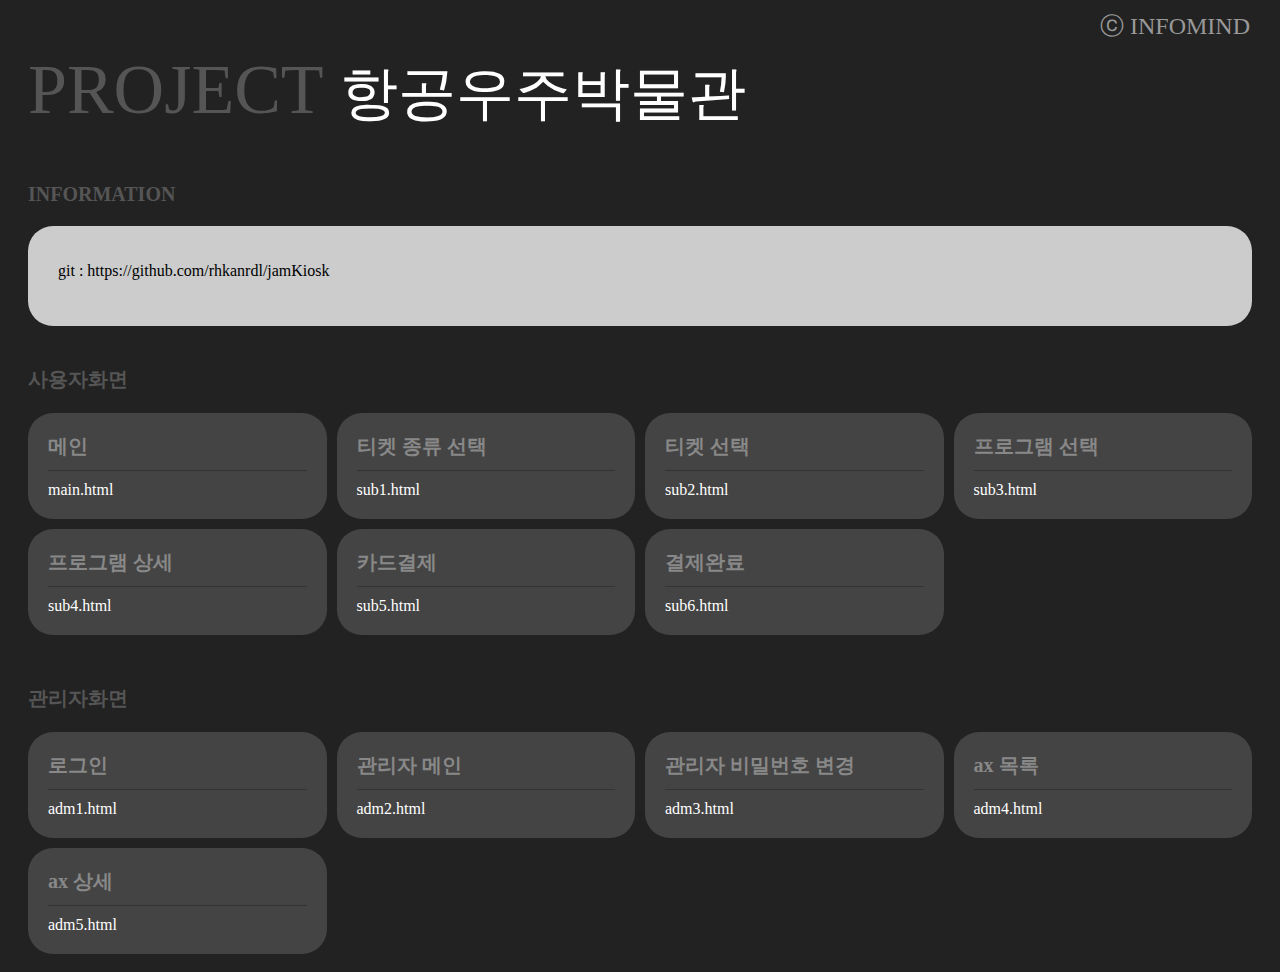
<file: index.html>
<!DOCTYPE html>
<html lang="ko">

<head>
  <meta charset="utf-8" />
  <meta http-equiv="X-UA-Compatible" content="IE=edge" />
  <meta name="viewport" content="width=device-width, initial-scale=1" />
  <title>infomindUX</title>

  <style>
    * {
      -webkit-box-sizing: border-box;
      -moz-box-sizing: border-box;
      box-sizing: border-box;
    }

    body {
      min-width: 320px;
      font-size: 0;
      text-align: center;
      padding: 0 20px;
      background: #222;
    }

    @media (min-width: 980px) {
      body {
        text-align: left;
      }
    }

    h1 {
      margin: 50px 0;
      font-size: 70px;
      font-weight: 100;
      color: #555;
    }

    h1 small {
      display: inline-block;
      color: #fff;
    }

    .memo {
      font-size: 16px;
      background: #ccc;
      border-radius: 25px;
      padding: 20px 30px 30px;

      overflow: hidden;
      text-overflow: ellipsis;
      white-space: nowrap;
    }

    h2 {
      margin: 40px 0 20px;
      font-size: 20px;
      font-weight: 600;
      color: #555;
    }

    h3 {
      margin: 10px 0 0;
      font-size: 20px;
      font-weight: 600;
    }

    a {
      display: inline-block;
      font-size: 16px;
      background: #444;
      border-radius: 25px;
      width: calc((100% - 30px) / 4);
      padding: 20px;
      margin: 0 10px 10px 0;
      text-align: left;
      color: #fff !important;
      text-decoration: none;

      -webkit-transition: all 0.1s ease;
      -moz-transition: all 0.1s ease;
      -o-transition: all 0.1s ease;
      -ms-transition: all 0.1s ease;
      transition: all 0.1s ease;
    }

    a:nth-of-type(4n) {
      margin-right: 0;
    }

    a:active,
    a:hover {
      background: #666;
      box-shadow: 0 0 20px 20px rgba(0, 0, 0, 0.3);

      border-radius: 10px;
    }

    @media (max-width: 979px) {
      a {
        width: 100%;
        margin: 0 10px 10px 0;
      }
    }

    hr {
      display: block;
      width: 100%;
      max-width: 400px;
      margin: 20px auto;
      border: none;
    }

    strong {
      color: #888;
      display: block;
      font-size: 20px;
      font-weight: 600;
      border-bottom: 1px solid #333;
      padding-bottom: 10px;
      margin-bottom: 10px;

      overflow: hidden;
      text-overflow: ellipsis;
      white-space: nowrap;
    }

    .co {
      font-size: 24px;
      position: absolute;
      right: 30px;
      top: 10px;
      margin: 0;
      color: #999;
    }
  </style>
</head>

<body>
  <h1>
    PROJECT
    <small>항공우주박물관</small>
  </h1>

  <h2>INFORMATION</h2>
  <div class="memo">
    <p>git : https://github.com/rhkanrdl/jamKiosk</p>
  </div>

  <div>
    <h2>사용자화면</h2>
    <a href="main.html">
      <strong>메인</strong>
      main.html
    </a>

    <a href="sub1.html">
      <strong>티켓 종류 선택</strong>
      sub1.html
    </a>

    <a href="sub2.html">
      <strong>티켓 선택</strong>
      sub2.html
    </a>

    <a href="sub3.html">
      <strong>프로그램 선택</strong>
      sub3.html
    </a>

    <a href="sub4.html">
      <strong>프로그램 상세</strong>
      sub4.html
    </a>

    <a href="sub5.html">
      <strong>카드결제</strong>
      sub5.html
    </a>

    <a href="sub6.html">
      <strong>결제완료</strong>
      sub6.html
    </a>



  </div>

  <div>
    <h2>관리자화면</h2>
    <a href="adm1.html">
      <strong>로그인</strong>
      adm1.html
    </a>
    <a href="adm2.html">
      <strong>관리자 메인</strong>
      adm2.html
    </a>

    <a href="adm3.html">
      <strong>관리자 비밀번호 변경</strong>
      adm3.html
    </a>


    <a href="adm4.html">
      <strong>ax 목록</strong>
      adm4.html
    </a>

    <a href="adm5.html">
      <strong>ax 상세</strong>
      adm5.html
    </a>
  </div>
  <p class="co">ⓒ INFOMIND</p>
</body>

</html>
</file>
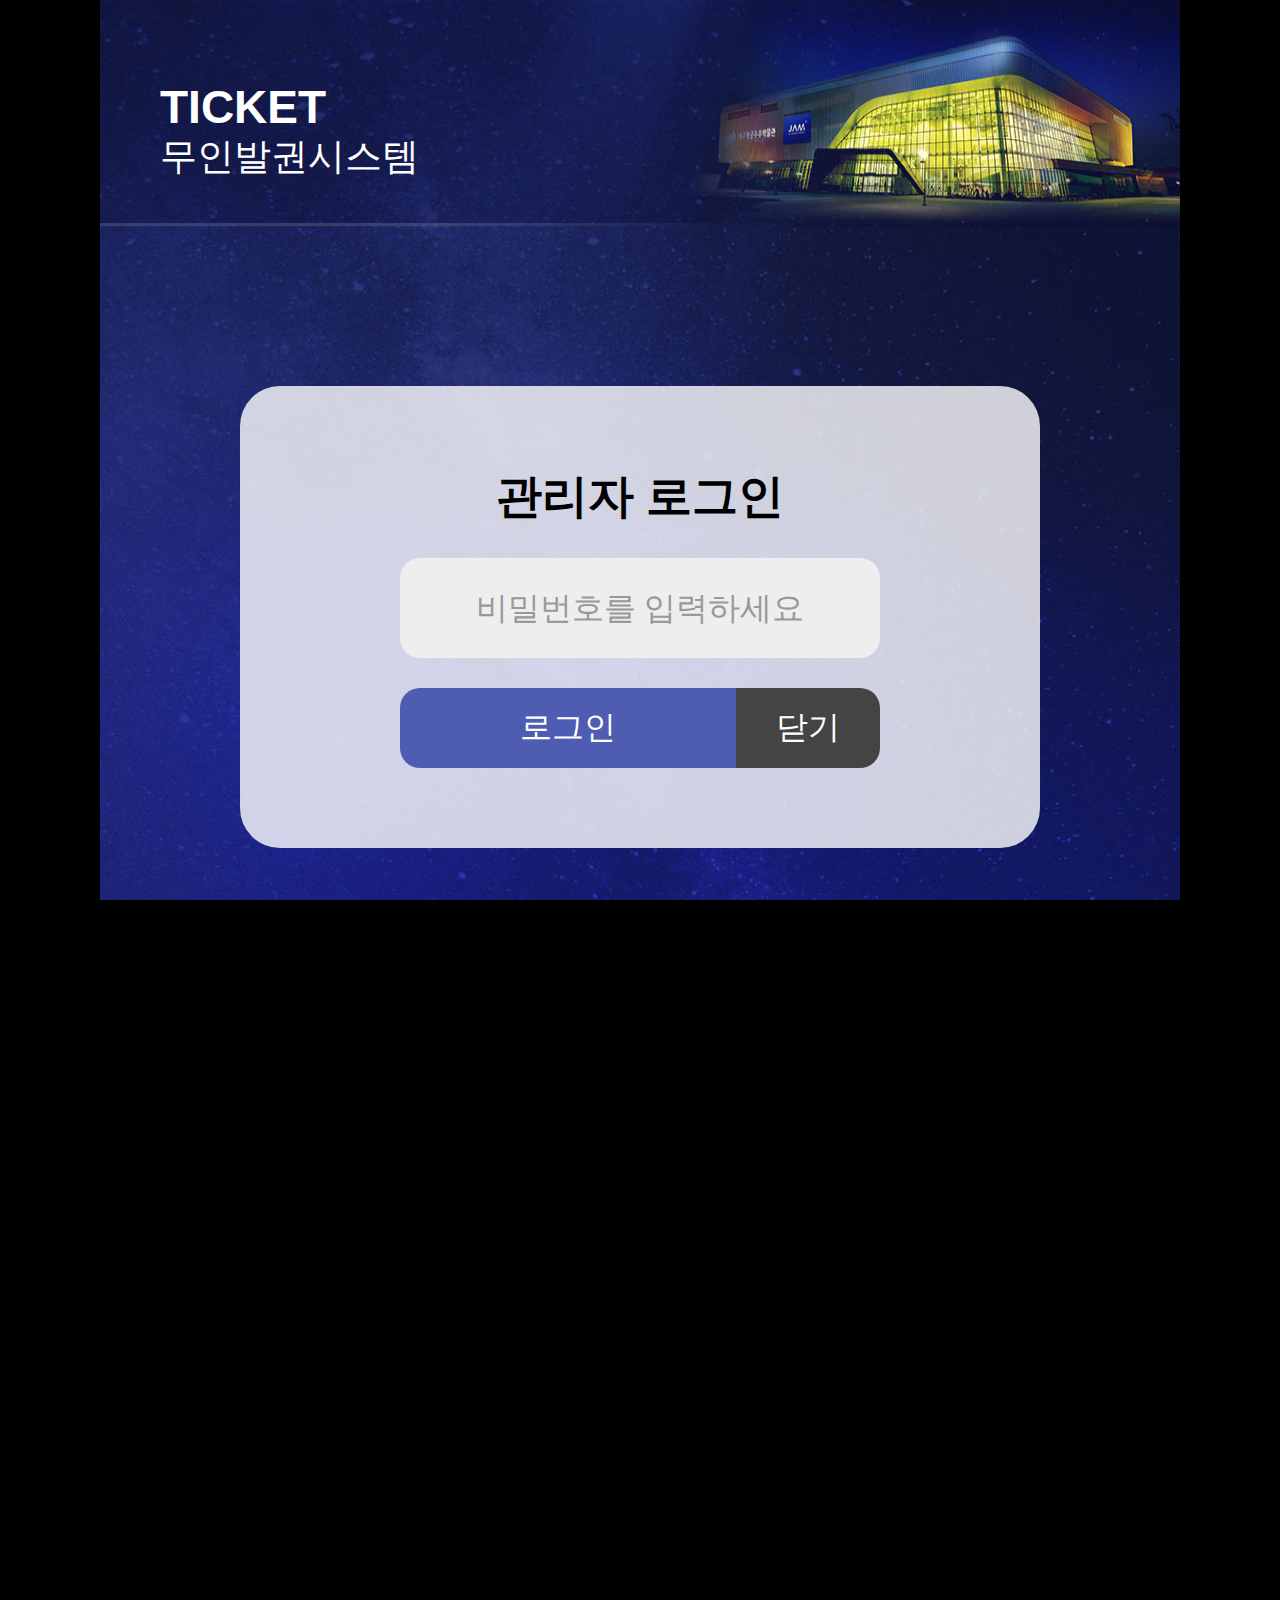
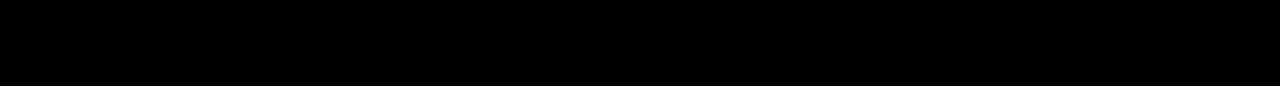
<file: adm1.html>
<!DOCTYPE html>
<html lang="ko">
  <head>
    <meta charset="utf-8" />
    <meta http-equiv="X-UA-Compatible" content="IE=edge" />
    <meta name="viewport" content="width=device-width, initial-scale=1.0, maximum-scale=1.0, user-scalable=no" />
    <title>항공우주박물관</title>
    <link href="source/css/boxicons.css" rel="stylesheet" />
    <link href="source/css/swiper-bundle.css" rel="stylesheet" />
    <link href="source/css/style.css" rel="stylesheet" />

    <!-- javaScript -->
    <script src="source/js/jquery-3.5.1.min.js"></script>
    <script src="source/js/swiper-bundle.js"></script>
    <script src="source/js/common.js"></script>
  </head>

  <body class="main">

    <!-- S:header -->
    <header id="header">
        <h1>
          <span>TICKET</span>
          <small>무인발권시스템</small>
        </h1>
    </header>
    <!-- E:header -->


    <!-- S:mainContent -->
    <div id="content" class="admin">

      <div class="sub-box">

        <section class="login">

            <fieldset>
                <legend>관리자 로그인</legend>

                <input type="password" placeholder="비밀번호를 입력하세요">
            </fieldset>

            <button class="main">로그인</button>
            <button>닫기</button>

        </section>

        <article class="keypad">
          <p><button>1</button></p>
          <p><button>2</button></p>
          <p><button>3</button></p>
          <p><button>4</button></p>
          <p><button>5</button></p>
          <p><button>6</button></p>
          <p><button>7</button></p>
          <p><button>8</button></p>
          <p><button>9</button></p>
          <p><button>0</button></p>
          <p><button class="del">초기화</button></p>
          <p><button class="back"><i class='bx bx-arrow-back'></i>DEL</button></p>
      </article>


      </div>


    </div>
    <!-- E:mainContent -->


  </body>
</html>
</file>
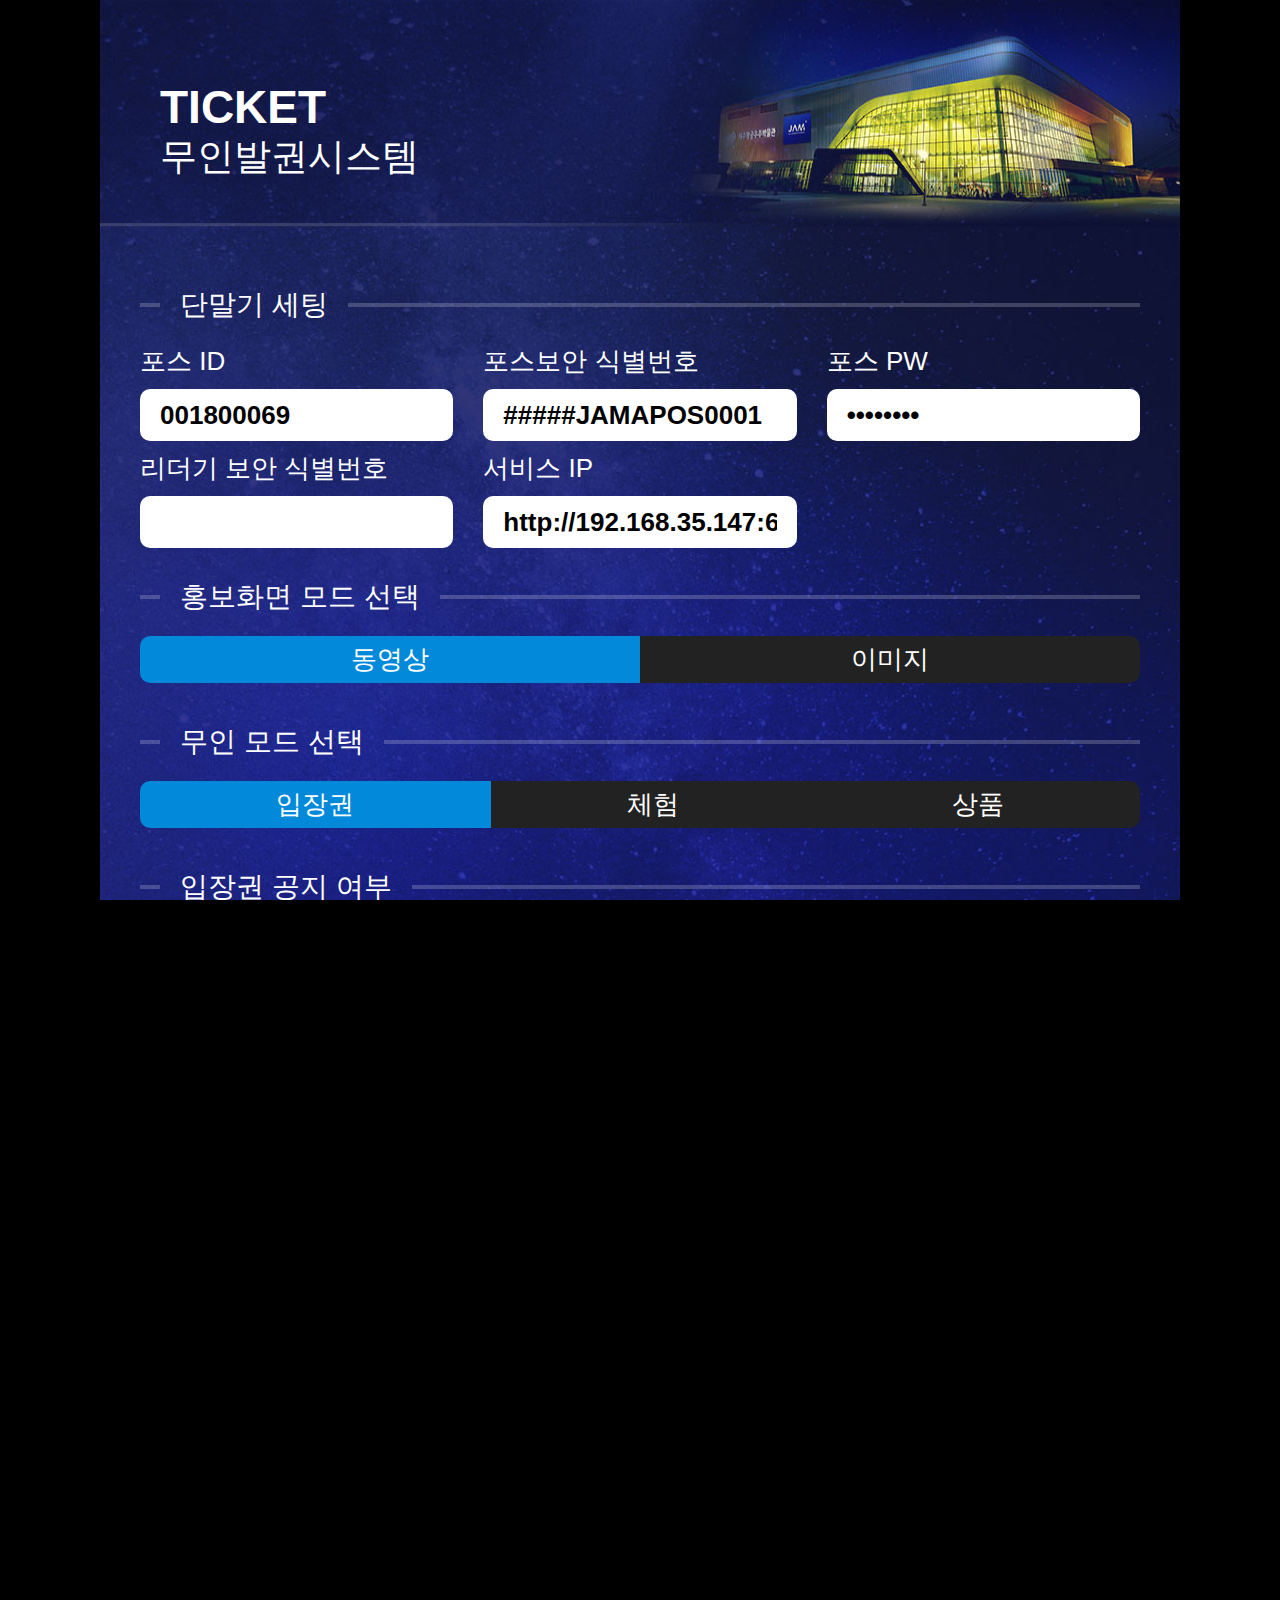
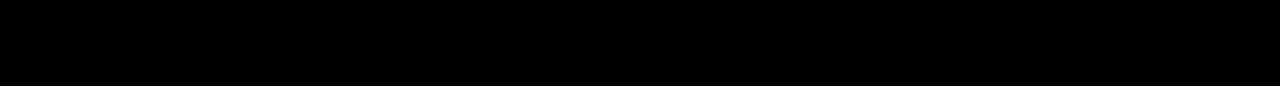
<file: adm2.html>
<!DOCTYPE html>
<html lang="ko">
  <head>
    <meta charset="utf-8" />
    <meta http-equiv="X-UA-Compatible" content="IE=edge" />
    <meta name="viewport" content="width=device-width, initial-scale=1.0, maximum-scale=1.0, user-scalable=no" />
    <title>항공우주박물관</title>
    <link href="source/css/boxicons.css" rel="stylesheet" />
    <link href="source/css/swiper-bundle.css" rel="stylesheet" />
    <link href="source/css/style.css" rel="stylesheet" />

    <!-- javaScript -->
    <script src="source/js/jquery-3.5.1.min.js"></script>
    <script src="source/js/swiper-bundle.js"></script>
    <script src="source/js/common.js"></script>
  </head>

  <body class="main">

    <!-- S:header -->
    <header id="header">
        <h1>
          <span>TICKET</span>
          <small>무인발권시스템</small>
        </h1>
    </header>
    <!-- E:header -->


    <!-- S:mainContent -->
    <div id="content" class="admin">

      <div class="sub-box">

        <section class="main">

            <fieldset>
                <legend>단말기 세팅</legend>

                <p>
                    <label for="posID">포스 ID</label>
                    <input id="posID" type="text" value="001800069">
                </p>

                <p>
                    <label for="posNUM">포스보안 식별번호</label>
                    <input id="posNUM" type="text" value="#####JAMAPOS0001">
                </p>

                <p>
                    <label for="posPW">포스 PW</label>
                    <input id="posPW" type="password" value="asdf1234">
                </p>

                <p>
                    <label for="readerNUM">리더기 보안 식별번호</label>
                    <input id="readerNUM" type="text" value="">
                </p>

                <p>
                    <label for="serviceIP">서비스 IP</label>
                    <input id="serviceIP" type="text" value="http://192.168.35.147:6808">
                </p>
            </fieldset>

            <fieldset>
                <legend>홍보화면 모드 선택</legend>

                <div>
                    <input type="radio" name="screen" id="mov" checked>
                    <label for="mov">동영상</label>

                    <input type="radio" name="screen" id="img">
                    <label for="img">이미지</label>


                </div>
            </fieldset>

            <fieldset>
                <legend>무인 모드 선택</legend>

                <div>
                    <input type="checkbox" name="mode" id="mode1" checked>
                    <label for="mode1">입장권</label>

                    <input type="checkbox" name="mode" id="mode2">
                    <label for="mode2">체험</label>
                    
                    <input type="checkbox" name="mode" id="mode3">
                    <label for="mode3">상품</label>


                </div>
            </fieldset>

            <fieldset>
                <legend>입장권 공지 여부</legend>

                <div>
                    <input type="radio" name="notice" id="notice1" checked>
                    <label for="notice1">사용</label>

                    <input type="radio" name="notice" id="notice2">
                    <label for="notice2">사용안함</label>

                </div>
                

                <textarea placeholder="공지내용 입력"></textarea>
            </fieldset>

            <fieldset>
                <legend>입장권 수량체크</legend>

                <div>
                    <input type="radio" name="quantity" id="quantity1" checked>
                    <label for="quantity1">1명</label>

                    <input type="radio" name="quantity" id="quantity2">
                    <label for="quantity2">2명</label>
                    
                    <input type="radio" name="quantity" id="quantity3">
                    <label for="quantity3">3명</label>
                    
                    <input type="radio" name="quantity" id="quantity4">
                    <label for="quantity4">4명</label>
                    
                    <input type="radio" name="quantity" id="quantity5">
                    <label for="quantity5">5명</label>
                    
                    <input type="radio" name="quantity" id="quantity6">
                    <label for="quantity6">6명</label>
                    
                    <input type="radio" name="quantity" id="quantity7">
                    <label for="quantity7">7명</label>
                    
                    <input type="radio" name="quantity" id="quantity8">
                    <label for="quantity8">8명</label>
                    
                    <input type="radio" name="quantity" id="quantity9">
                    <label for="quantity9">9명</label>


                </div>
            </fieldset>

            <div class="links">
                <button>티켓 재출력</button>
                <button>로그보기</button>
                <button>테스트 출력</button>
                <button>프로그램종료</button>
                <button>무결성 체크</button>
                <button>무결성 로그보기</button>
            </div>

            <div class="tools">
                <button>비밀번호 변경</button>
                <button>저장</button>
                <button>닫기</button>

            </div>


            <!-- 결재내역 / 에러내역 -->
            <section class="modal-admin"> <!-- on 클래스로 보여줌 -->
                <div class="modal-content">
                    <h2>결재내역</h2>
                    <button class="close"><i class='bx bx-x'></i>닫기</button>
                    
                    <div class="board-tool">
                        <button><i class='bx bx-chevron-left' ></i>이전</button>
                        <span>2023년 04월 24일</span>
                        <button>다음<i class='bx bx-chevron-right' ></i></button>

                        <div class="search">
                            <input type="text" placeholder="승인번호">
                            <button>검색</button>
                        </div>
                    </div>
                    <table>
                        <thead>
                            <tr>
                                <th>포스UID</th>
                                <th>결제타입</th>
                                <th>벤사</th>
                                <th>결제일</th>
                                <th>카드사</th>
                                <th>발급사</th>
                                <th>승인번호</th>
                                <th>금액</th>
                                <th>전송여부</th>
                                <th>재출력</th>
                            </tr>
                        </thead>
                        <tbody>
                            <tr>
                                <td>포스UID</td>
                                <td>결제타입</td>
                                <td>벤사</td>
                                <td>결제일</td>
                                <td>카드사</td>
                                <td>발급사</td>
                                <td>승인번호</td>
                                <td>금액</td>
                                <td>전송여부</td>
                                <td><button>재출력</button></td>
                            </tr>
                            <tr>
                                <td>포스UID</td>
                                <td>결제타입</td>
                                <td>벤사</td>
                                <td>결제일</td>
                                <td>카드사</td>
                                <td>발급사</td>
                                <td>승인번호</td>
                                <td>금액</td>
                                <td>전송여부</td>
                                <td><button>재출력</button></td>
                            </tr>
                            <tr>
                                <td>포스UID</td>
                                <td>결제타입</td>
                                <td>벤사</td>
                                <td>결제일</td>
                                <td>카드사</td>
                                <td>발급사</td>
                                <td>승인번호</td>
                                <td>금액</td>
                                <td>전송여부</td>
                                <td><button>재출력</button></td>
                            </tr>
                            <tr>
                                <td>포스UID</td>
                                <td>결제타입</td>
                                <td>벤사</td>
                                <td>결제일</td>
                                <td>카드사</td>
                                <td>발급사</td>
                                <td>승인번호</td>
                                <td>금액</td>
                                <td>전송여부</td>
                                <td><button>재출력</button></td>
                            </tr>
                        </tbody>
                    </table>
                </div>
              </section>


            <!-- 로그 -->
            <section class="modal-admin"> <!-- on 클래스로 보여줌 -->
                <div class="modal-content">
                    <h2>무결성 로그</h2>
                    <button class="close"><i class='bx bx-x'></i>닫기</button>
                    
                    <div class="board-tool">
                        <button><i class='bx bx-chevron-left' ></i>이전</button>
                        <span>2023년 04월 24일</span>
                        <button>다음<i class='bx bx-chevron-right' ></i></button>

                    </div>
                    <textarea></textarea>
                </div>
              </section>

              

        </section>


      </div>


    </div>
    <!-- E:mainContent -->


  </body>
</html>
</file>
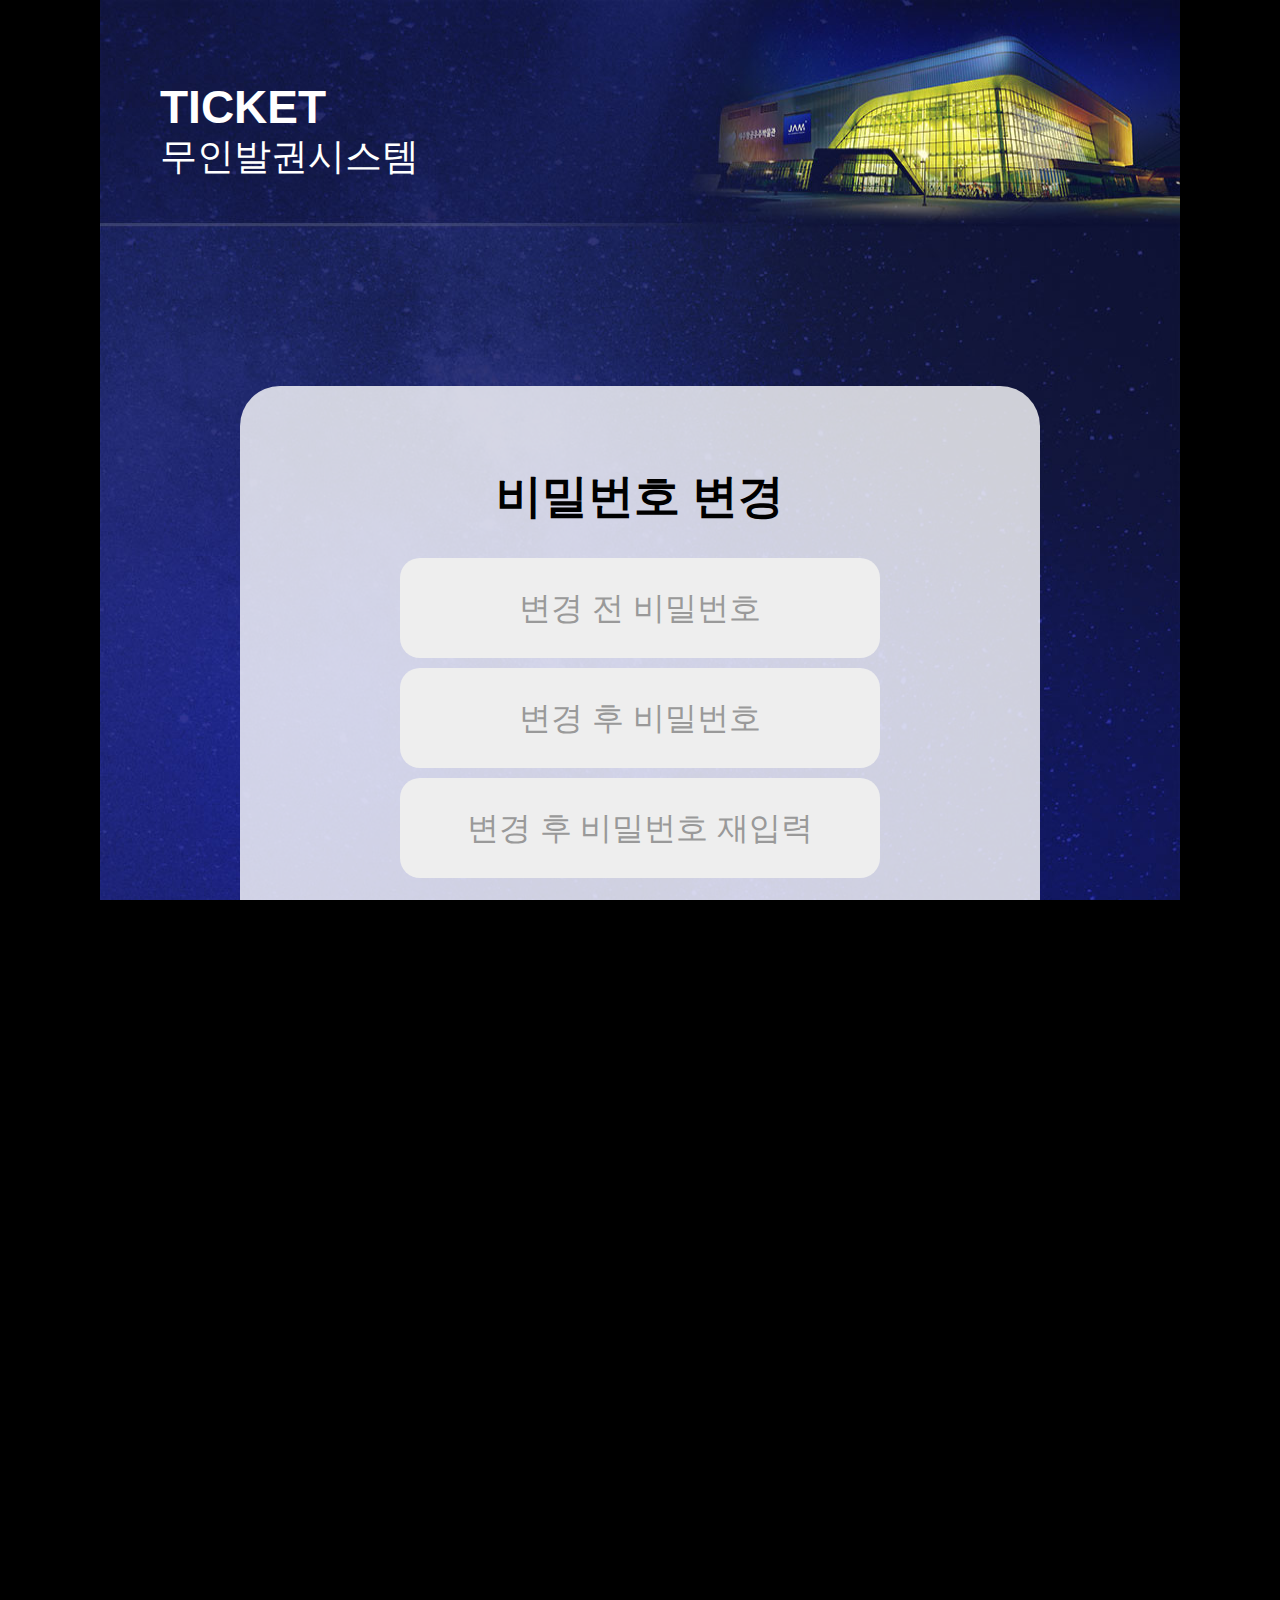
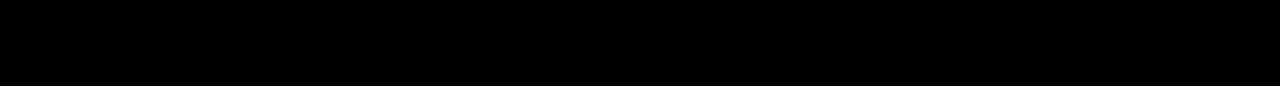
<file: adm3.html>
<!DOCTYPE html>
<html lang="ko">
  <head>
    <meta charset="utf-8" />
    <meta http-equiv="X-UA-Compatible" content="IE=edge" />
    <meta name="viewport" content="width=device-width, initial-scale=1.0, maximum-scale=1.0, user-scalable=no" />
    <title>항공우주박물관</title>
    <link href="source/css/boxicons.css" rel="stylesheet" />
    <link href="source/css/swiper-bundle.css" rel="stylesheet" />
    <link href="source/css/style.css" rel="stylesheet" />

    <!-- javaScript -->
    <script src="source/js/jquery-3.5.1.min.js"></script>
    <script src="source/js/swiper-bundle.js"></script>
    <script src="source/js/common.js"></script>
  </head>

  <body class="main">

    <!-- S:header -->
    <header id="header">
        <h1>
          <span>TICKET</span>
          <small>무인발권시스템</small>
        </h1>
    </header>
    <!-- E:header -->


    <!-- S:mainContent -->
    <div id="content" class="admin">

      <div class="sub-box">

        <section class="login">

            <fieldset>
                <legend>비밀번호 변경</legend>

                <input type="password" placeholder="변경 전 비밀번호">
                <input type="password" placeholder="변경 후 비밀번호">
                <input type="password" placeholder="변경 후 비밀번호 재입력">
            </fieldset>

            <button class="main">확인</button>
            <button>닫기</button>

        </section>


      </div>


    </div>
    <!-- E:mainContent -->


  </body>
</html>
</file>
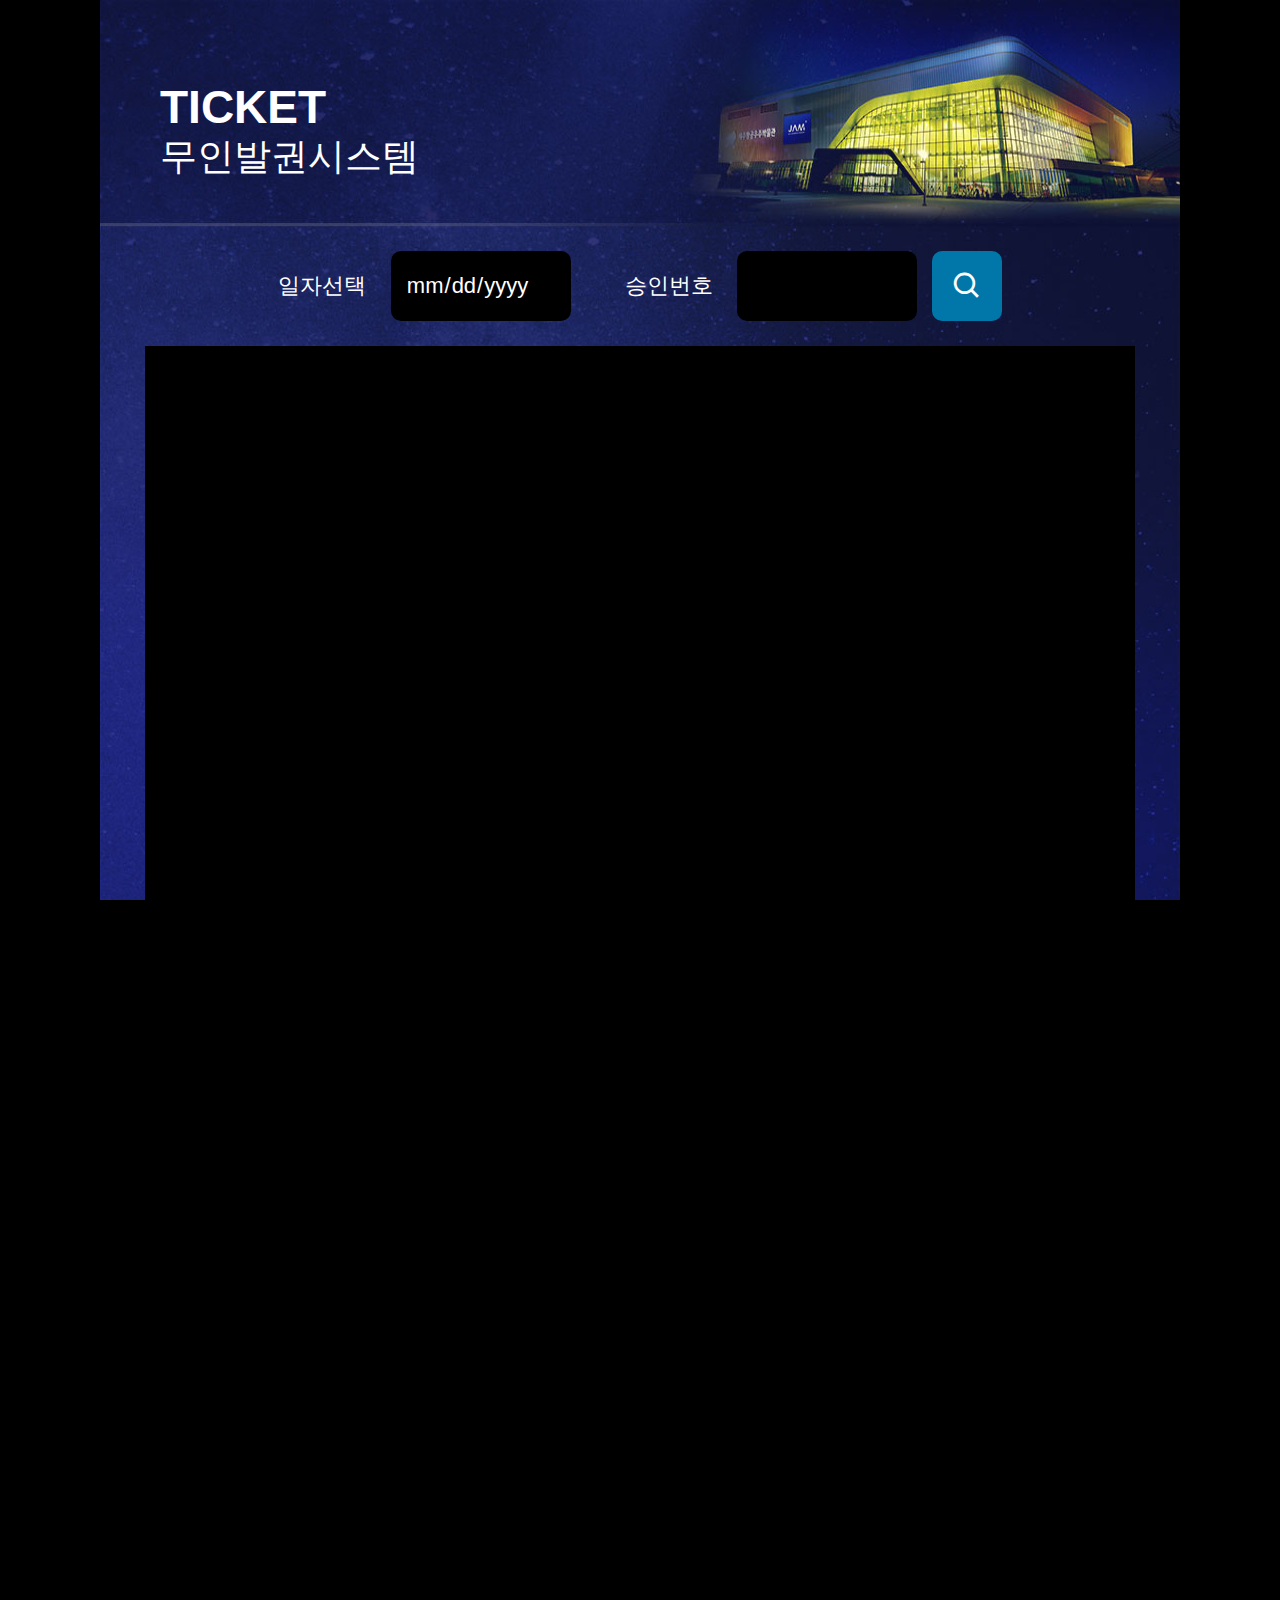
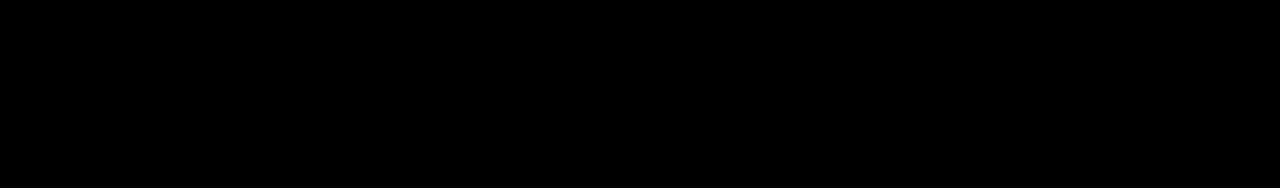
<file: adm4.html>
<!DOCTYPE html>
<html lang="ko">

<head>
    <meta charset="utf-8" />
    <meta http-equiv="X-UA-Compatible" content="IE=edge" />
    <meta name="viewport" content="width=device-width, initial-scale=1.0, maximum-scale=1.0, user-scalable=no" />
    <title>항공우주박물관</title>
    <link href="source/css/boxicons.css" rel="stylesheet" />
    <link href="source/css/swiper-bundle.css" rel="stylesheet" />
    <link href="source/css/style.css" rel="stylesheet" />

    <!-- javaScript -->
    <script src="source/js/jquery-3.5.1.min.js"></script>
    <script src="source/js/swiper-bundle.js"></script>
    <script src="source/js/common.js"></script>
</head>

<body class="main">

    <!-- S:header -->
    <header id="header">
        <h1>
            <span>TICKET</span>
            <small>무인발권시스템</small>
        </h1>
    </header>
    <!-- E:header -->


    <!-- S:mainContent -->
    <div id="content" class="admin">

        <div class="sub-box">


            <section class="sub-admin">
                <div class="container">

                    <h2>
                        관리자화면
                    </h2>

                    <div class="tool-area">
                        <label for="date">일자선택</label>
                        <input id="date" type="date">

                        <label for="number">승인번호</label>
                        <input class="number" type="text">

                        <button><i class='bx bx-search'></i>검색</button>

                    </div>

                    <div class="table-area">

                    </div>

                    <ul>
                        <li><a href=""><i class='bx bx-arrow-back'></i>초기화면으로</a></li>
                    </ul>

                </div>
            </section>


        </div>


    </div>
    <!-- E:mainContent -->


</body>

</html>
</file>
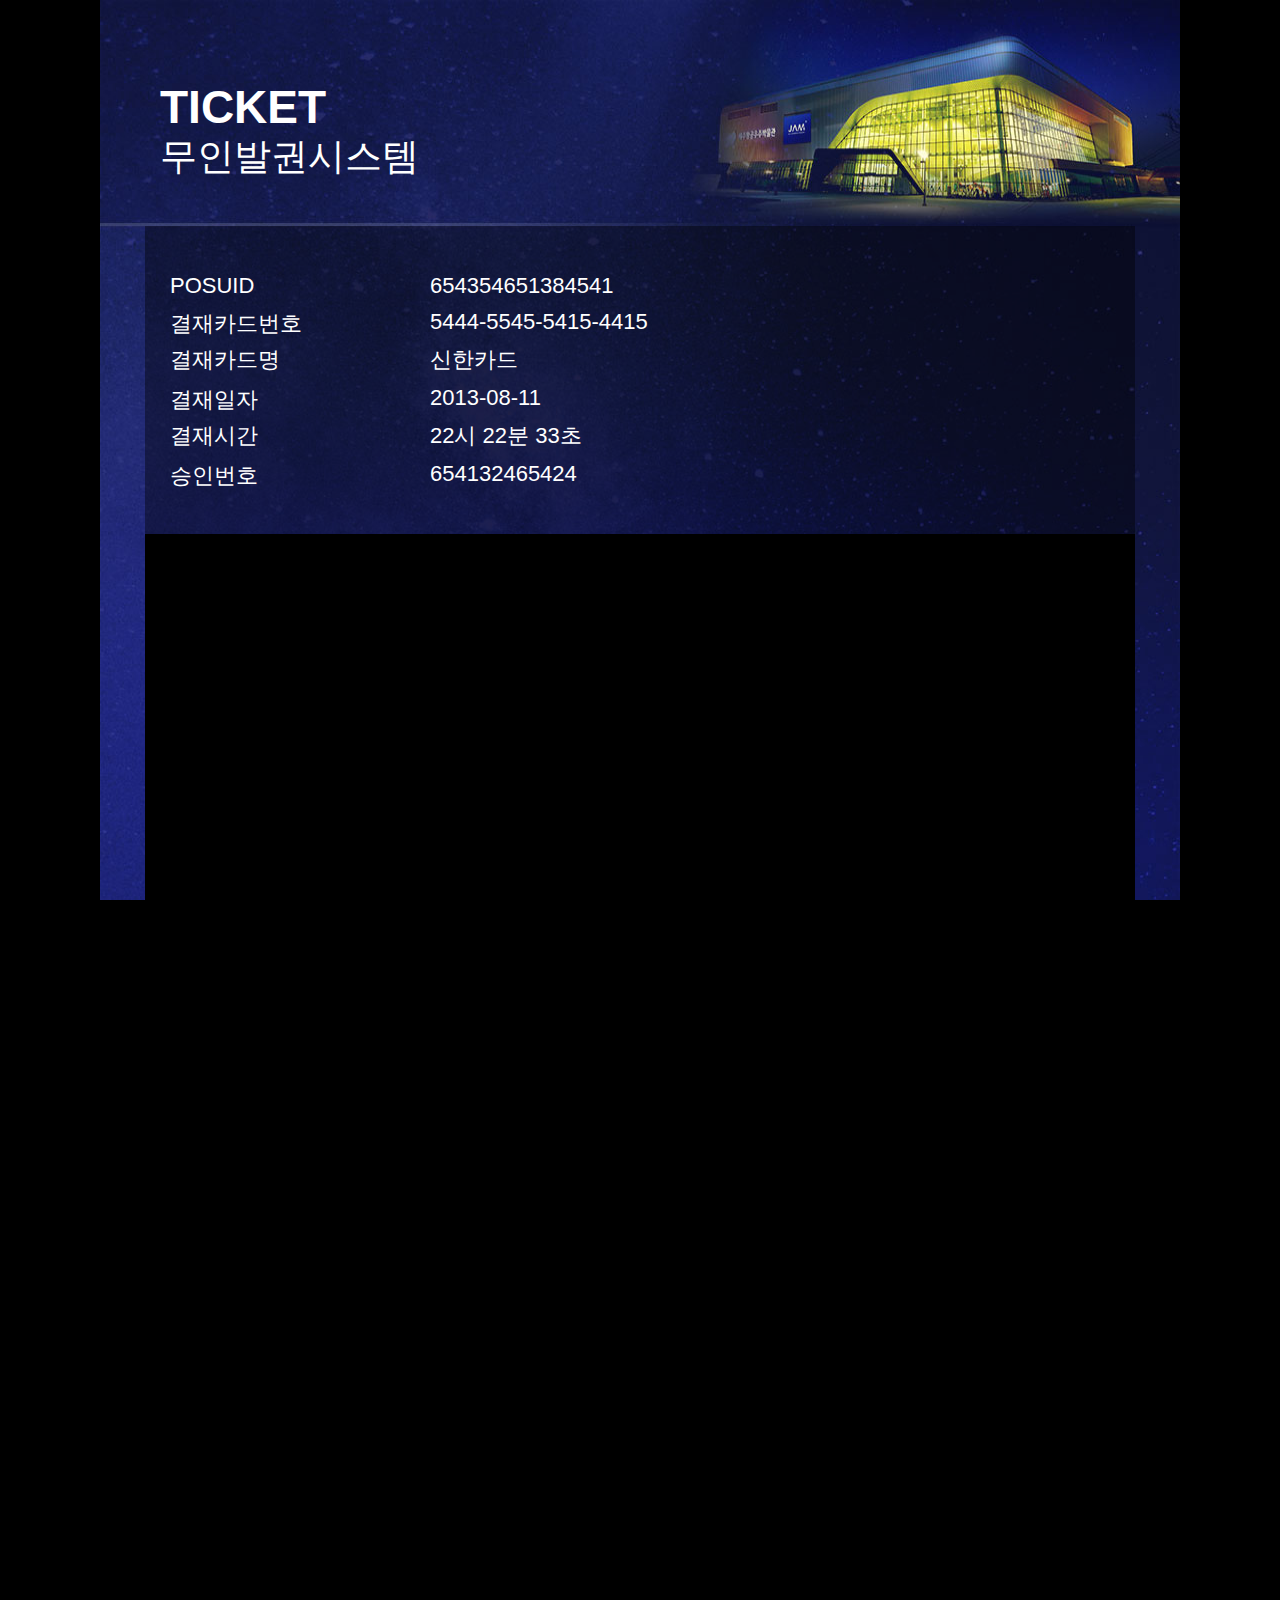
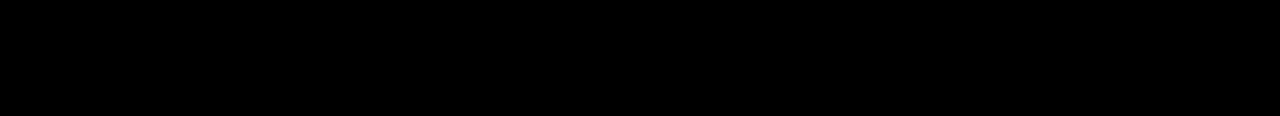
<file: adm5.html>
<!DOCTYPE html>
<html lang="ko">

<head>
    <meta charset="utf-8" />
    <meta http-equiv="X-UA-Compatible" content="IE=edge" />
    <meta name="viewport" content="width=device-width, initial-scale=1.0, maximum-scale=1.0, user-scalable=no" />
    <title>항공우주박물관</title>
    <link href="source/css/boxicons.css" rel="stylesheet" />
    <link href="source/css/swiper-bundle.css" rel="stylesheet" />
    <link href="source/css/style.css" rel="stylesheet" />

    <!-- javaScript -->
    <script src="source/js/jquery-3.5.1.min.js"></script>
    <script src="source/js/swiper-bundle.js"></script>
    <script src="source/js/common.js"></script>
</head>

<body class="main">

    <!-- S:header -->
    <header id="header">
        <h1>
            <span>TICKET</span>
            <small>무인발권시스템</small>
        </h1>
    </header>
    <!-- E:header -->


    <!-- S:mainContent -->
    <div id="content" class="admin">

        <div class="sub-box">



            <section class="sub-admin">
                <div class="container">

                    <h2>
                        관리자화면
                    </h2>

                    <div class="info-area">

                        <dl>
                            <dt>POSUID</dt>
                            <dd>654354651384541</dd>

                            <dt>결재카드번호</dt>
                            <dd>5444-5545-5415-4415</dd>

                            <dt>결재카드명</dt>
                            <dd>신한카드</dd>

                            <dt>결재일자</dt>
                            <dd>2013-08-11</dd>

                            <dt>결재시간</dt>
                            <dd>22시 22분 33초</dd>

                            <dt>승인번호</dt>
                            <dd>654132465424</dd>
                        </dl>

                    </div>

                    <div class="table-area small">

                    </div>

                    <ul>
                        <li><a href=""><i class='bx bx-reset'></i>재출력</a></li>
                        <li><a href=""><i class='bx bx-repost'></i>재전송</a></li>
                        <li><a href=""><i class='bx bx-list-ul'></i>목록</a></li>
                        <li><a href=""><i class='bx bx-arrow-back'></i>관리자메인</a></li>
                    </ul>

                </div>
            </section>


        </div>


    </div>
    <!-- E:mainContent -->


</body>

</html>
</file>
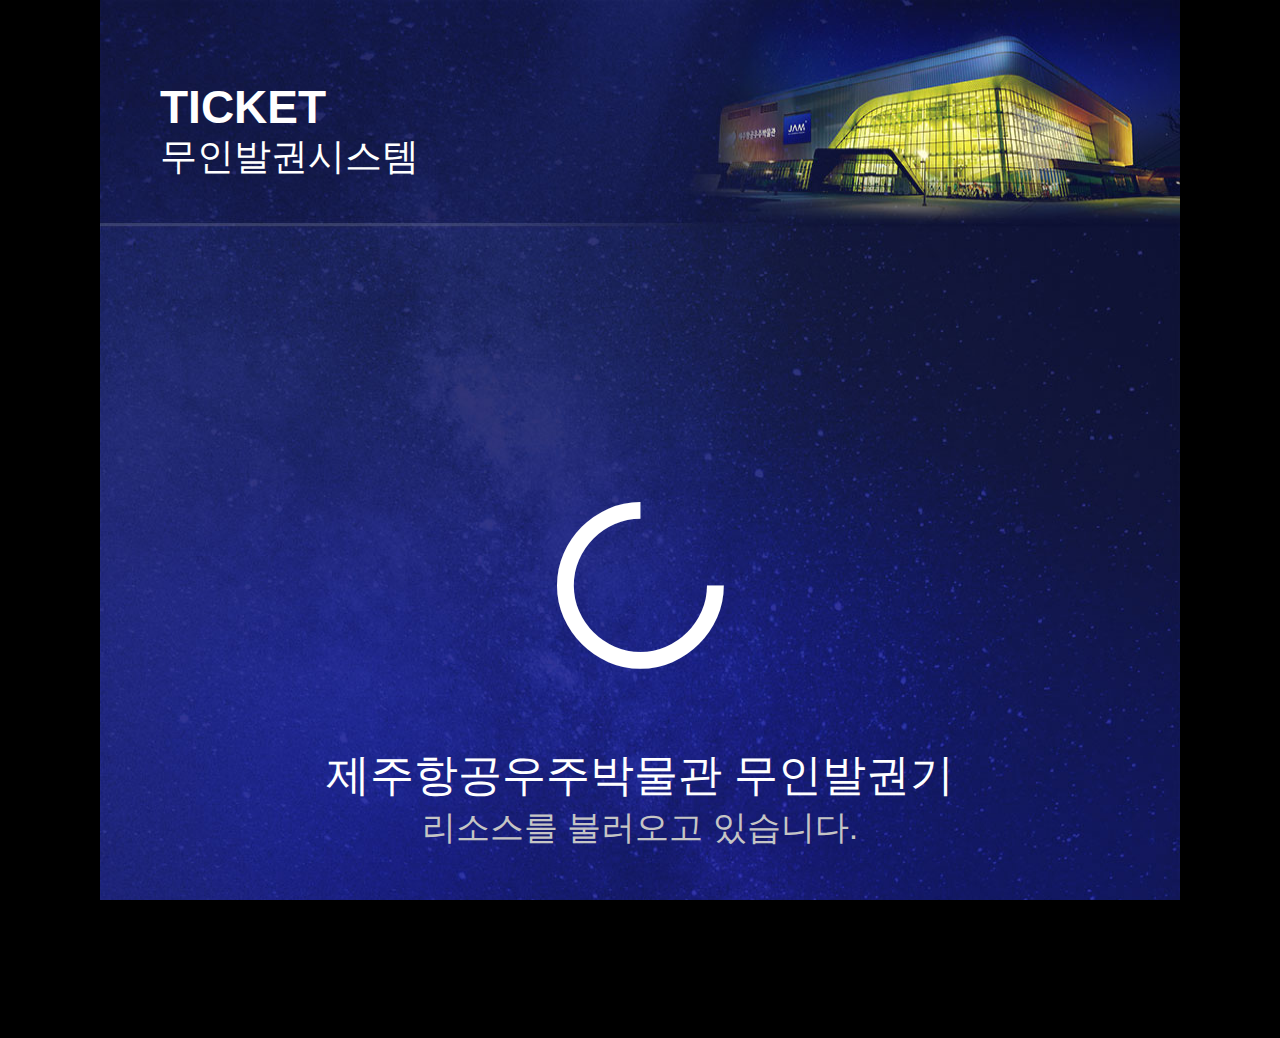
<file: loading.html>
<!DOCTYPE html>
<html lang="ko">

<head>
    <meta charset="utf-8" />
    <meta http-equiv="X-UA-Compatible" content="IE=edge" />
    <meta name="viewport" content="width=device-width, initial-scale=1.0, maximum-scale=1.0, user-scalable=no" />
    <title>항공우주박물관</title>
    <link href="source/css/boxicons.css" rel="stylesheet" />
    <link href="source/css/swiper-bundle.css" rel="stylesheet" />
    <link href="source/css/style.css" rel="stylesheet" />

    <!-- javaScript -->
    <script src="source/js/jquery-3.5.1.min.js"></script>
    <script src="source/js/swiper-bundle.js"></script>
    <script src="source/js/common.js"></script>
</head>

<body class="main">

    <!-- S:header -->
    <header id="header">
        <h1>
            <span>TICKET</span>
            <small>무인발권시스템</small>
        </h1>

        <a class="admin">관리자로그인</a>
    </header>
    <!-- E:header -->


    <!-- S:mainContent -->
    <div id="content" class="user">





        <section class="now-loading">
            <i class='bx bx-loader-alt bx-spin'></i>
            <strong>제주항공우주박물관 무인발권기</strong>
            <span>리소스를 불러오고 있습니다.</span>
        </section>








    </div>
    <!-- E:mainContent -->


</body>

</html>
</file>
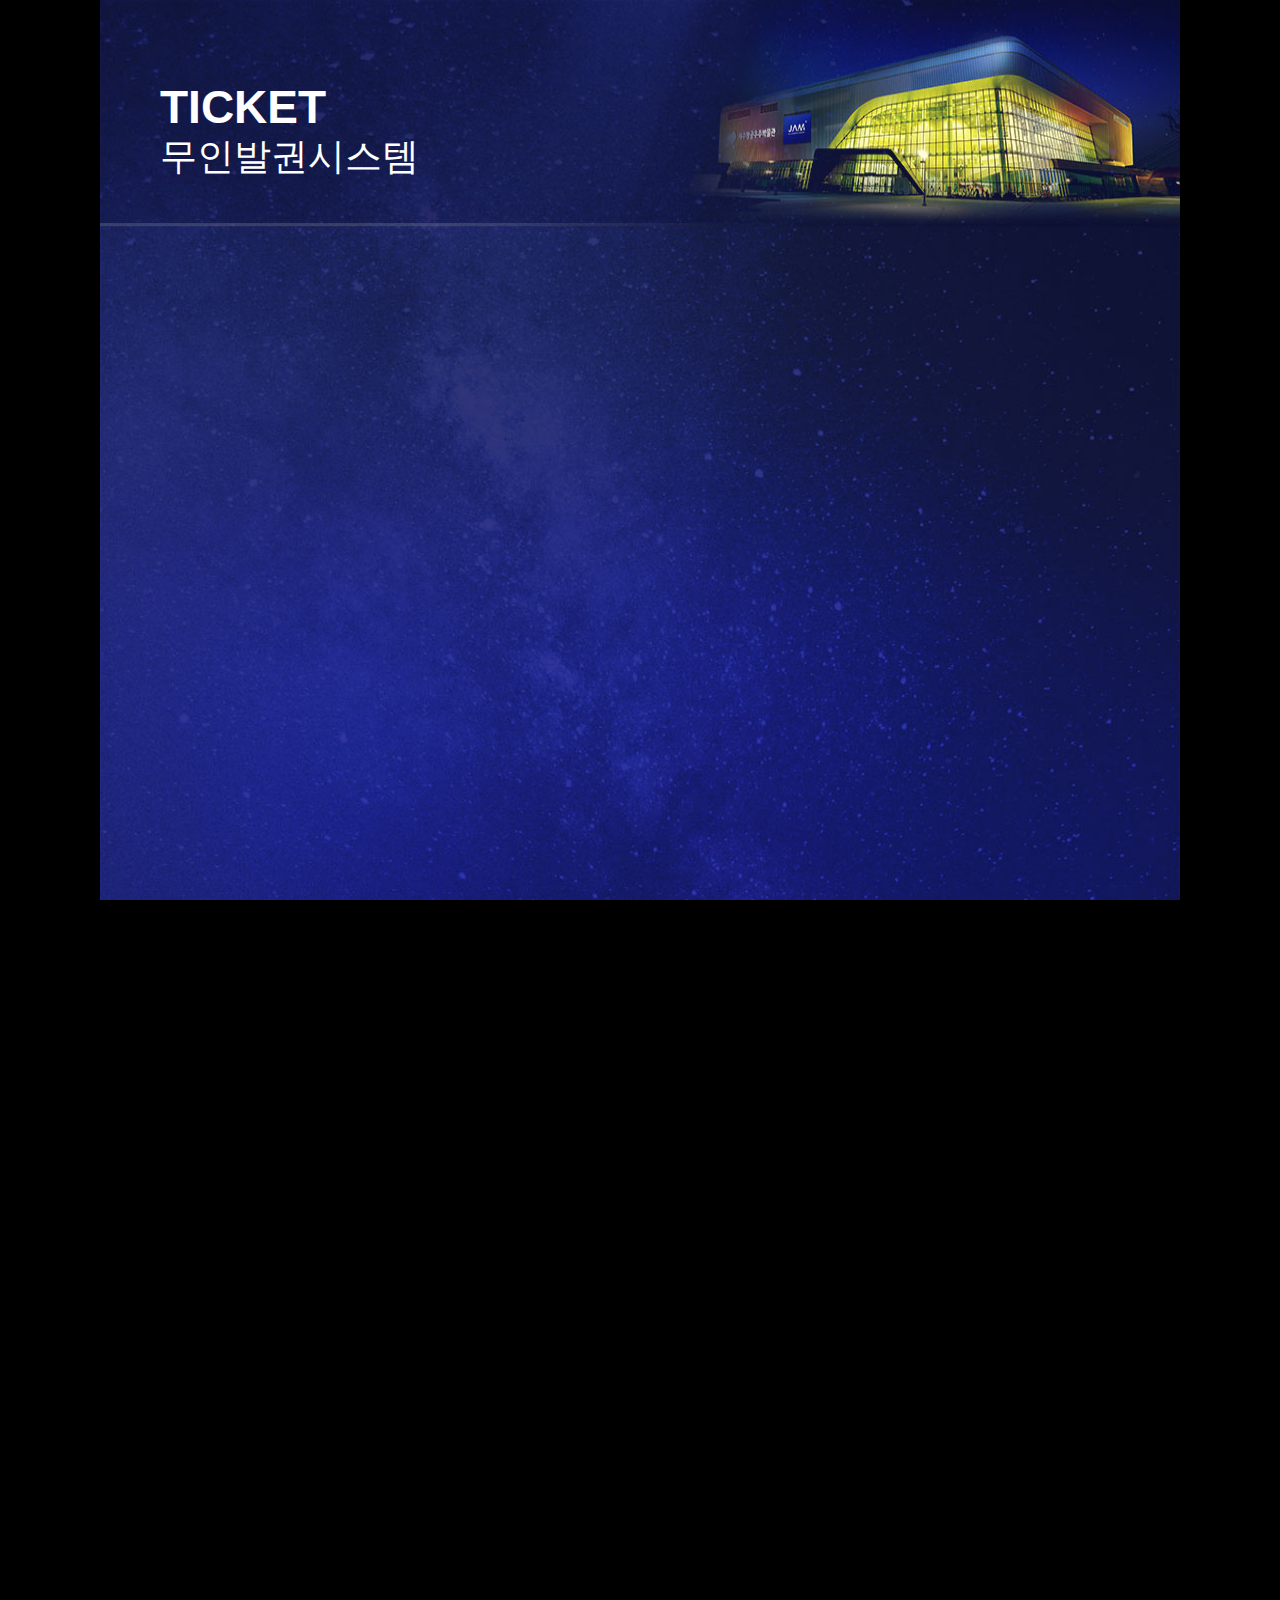
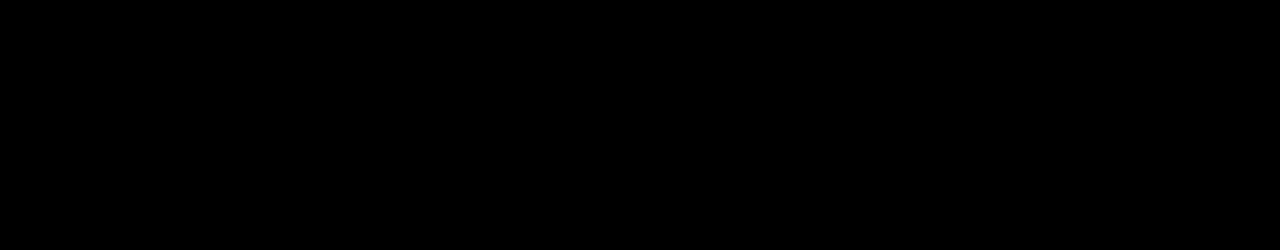
<file: main.html>
﻿
<!DOCTYPE html>
<html lang="ko">
  <head>
    <meta charset="utf-8" />
    <meta http-equiv="X-UA-Compatible" content="IE=edge" />
    <meta name="viewport" content="width=device-width, initial-scale=1.0, maximum-scale=1.0, user-scalable=no" />
    <title>항공우주박물관</title>
    <link href="source/css/boxicons.css" rel="stylesheet" />
    <link href="source/css/swiper-bundle.css" rel="stylesheet" />
    <link href="source/css/style.css" rel="stylesheet" />

    <!-- javaScript -->
    <script src="source/js/jquery-3.5.1.min.js"></script>
    <script src="source/js/swiper-bundle.js"></script>
    <script src="source/js/common.js"></script>
  </head>

  <body class="main">

    <!-- S:header -->
    <header id="header">
        <h1>
          <span>TICKET</span>
          <small>무인발권시스템</small>
        </h1>

        <a class="admin">관리자로그인</a>
    </header>
    <!-- E:header -->


    <!-- S:mainContent -->
    <div id="content" class="user">

      <section class="main-video">

        <!-- 홍보화면모드가 동영상일 경우 -->
        <video muted="" class="pconly" autoplay="autoplay" preload="auto" loop="loop" poster="https://www.jdc-jam.com//img/main/main-slide/slide1.jpg" style="min-width:100%;">
          <source src="https://www.jdc-jam.com//video/jam-aero.mp4" type="video/mp4">
        </video>

        <!--    
        홍보화면모드가 이미지일 경우     
        <div class="image">
          <img src="https://www.jejusori.net/news/photo/202210/408628_414183_2744.jpg">
        </div>
        -->

      </section>
      <!-- 
      
      홍보화면이  없을경우 기본 메시지

      <section class="welcome-message">
        <strong>제주항공우주박물관에 오신것을 환영합니다.</strong>
        <span>Welcome to JEJU AEROSPACE MUSEUM.</span>
      </section> 
      -->

      

      <section class="intro-message">
        <strong>발권을 원하실 경우 화면을 터치해주세요.</strong>
        <span>If you want to make a ticket, please touch the screen.</span>

        <a href="sub1.html">발권시작하기</a>
      </section>
    </div>
    <!-- E:mainContent -->


  </body>
</html>
</file>
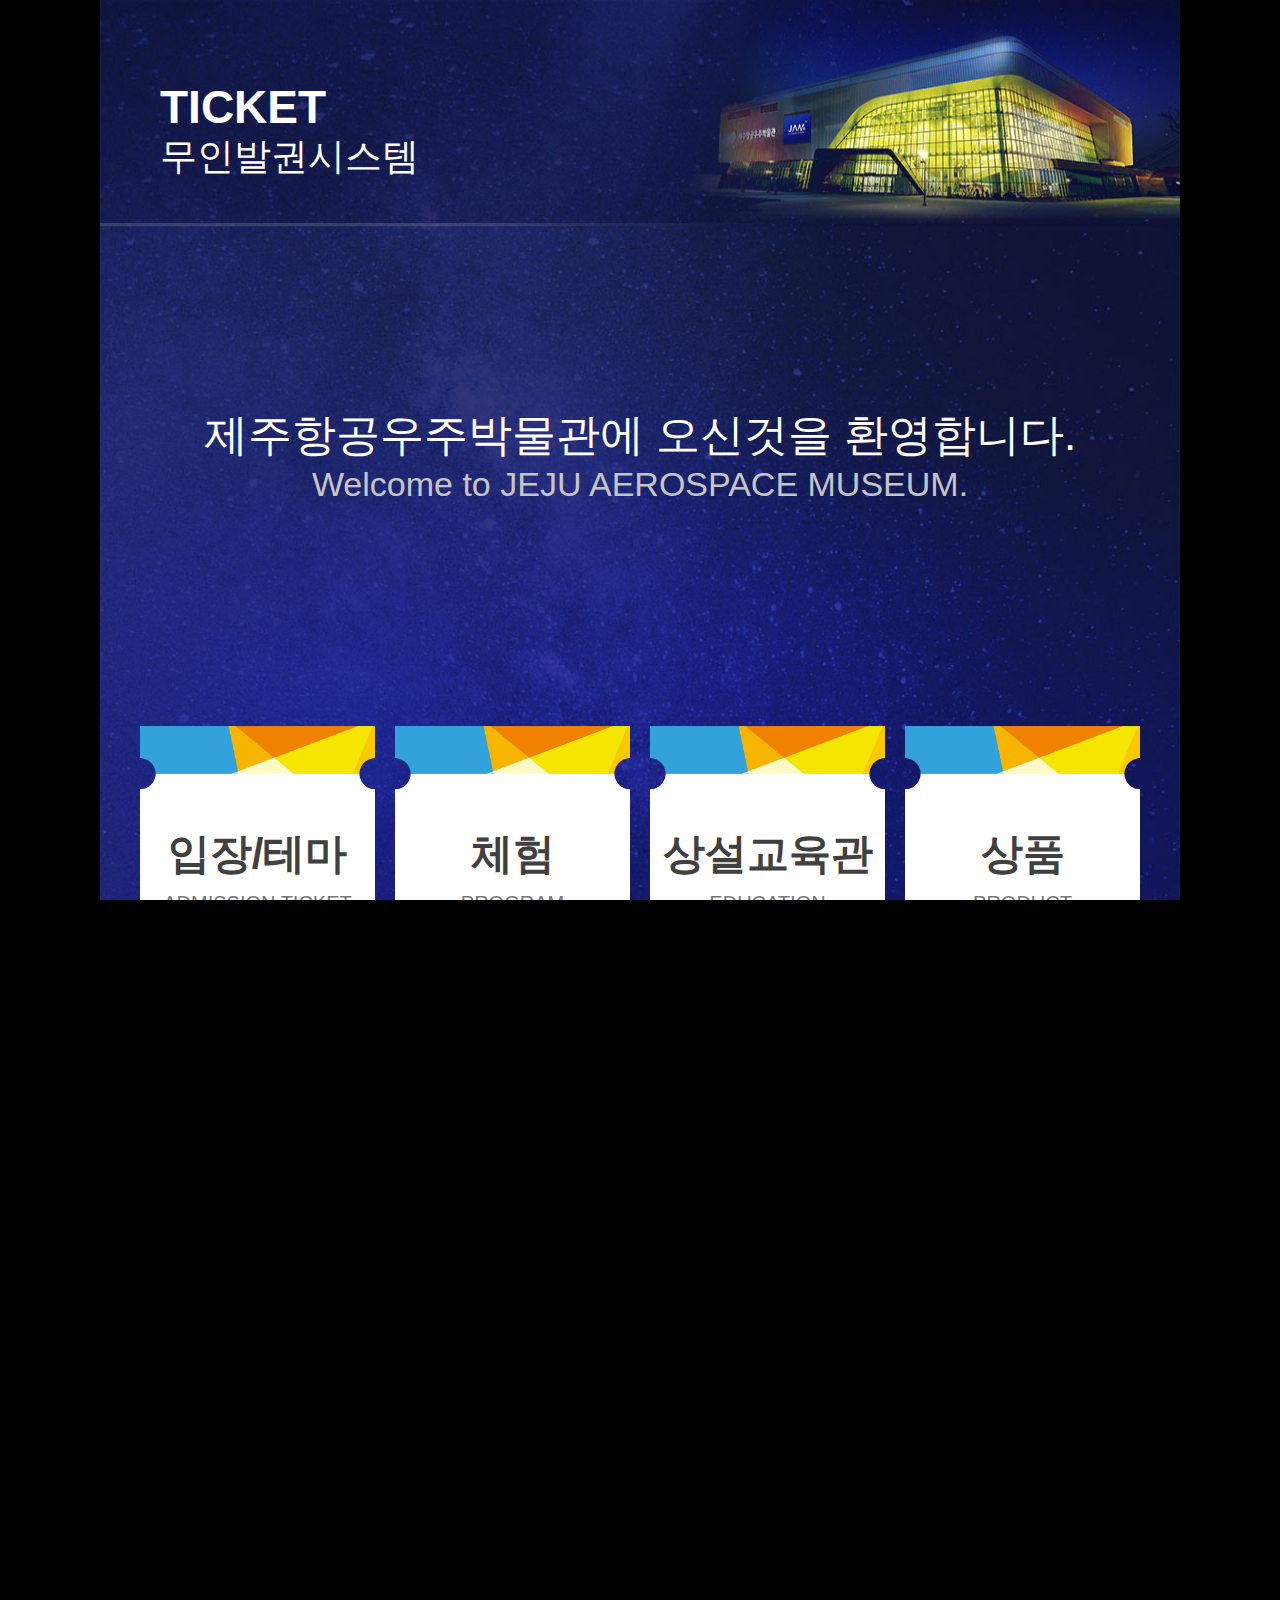
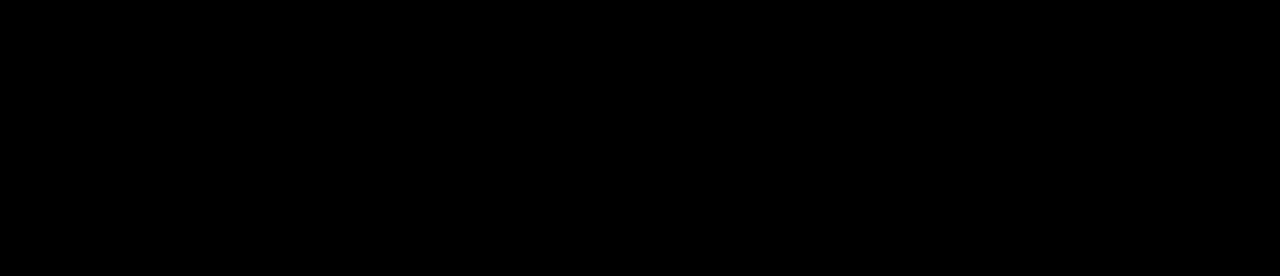
<file: sub1.html>
<!DOCTYPE html>
<html lang="ko">

<head>
  <meta charset="utf-8" />
  <meta http-equiv="X-UA-Compatible" content="IE=edge" />
  <meta name="viewport" content="width=device-width, initial-scale=1.0, maximum-scale=1.0, user-scalable=no" />

  <title>항공우주박물관</title>
  <link href="source/css/boxicons.css" rel="stylesheet" />
  <link href="source/css/swiper-bundle.css" rel="stylesheet" />
  <link href="source/css/style.css" rel="stylesheet" />

  <!-- javaScript -->
  <script src="source/js/jquery-3.5.1.min.js"></script>
  <script src="source/js/swiper-bundle.js"></script>
  <script src="source/js/common.js"></script>
</head>

<body class="main">

  <!-- S:header -->
  <header id="header">
    <h1>
      <span>TICKET</span>
      <small>무인발권시스템</small>
    </h1>

    <a class="admin">관리자로그인</a>
  </header>
  <!-- E:header -->


  <!-- S:mainContent -->
  <div id="content" class="user">

    <div class="sub-box">

      <section class="welcome-message main">
        <strong>제주항공우주박물관에 오신것을 환영합니다.</strong>
        <span>Welcome to JEJU AEROSPACE MUSEUM.</span>
      </section>

      <section class="main-btn">

        <a class="ticket" href="">
          <strong>입장/테마</strong>
          <span>ADMISSION TICKET</span>
        </a>


        <a class="program" href="">
          <strong>체험</strong>
          <span>PROGRAM</span>
        </a>


        <a class="education" href="">
          <strong>상설교육관</strong>
          <span>EDUCATION</span>
        </a>


        <a class="product" href="">
          <strong>상품</strong>
          <span>PRODUCT</span>
        </a>

      </section>
    </div>


    <!-- S:nav -->
    <nav>

      <a class="root" href="">
        <strong>처음으로</strong>
        <span>Main</span>
      </a>

    </nav>
    <!-- E:nav -->
  </div>
  <!-- E:mainContent -->


  <div class="modal">
    <div class="modal-content">
      <h2>
        알립니다.

        <button class="close">X</button>
      </h2>
      할인 적용을 원하실 경우 매표소를 이용하시기 바랍니다.






      <div class="btns">


        <button class="pay">
          <strong>확인</strong>
          <span>Confirm</span>
        </button>
        <button class="cancel">
          <strong>취소</strong>
          <span>Cancel</span>
        </button>
      </div>

    </div>
  </div>



</body>

</html>
</file>
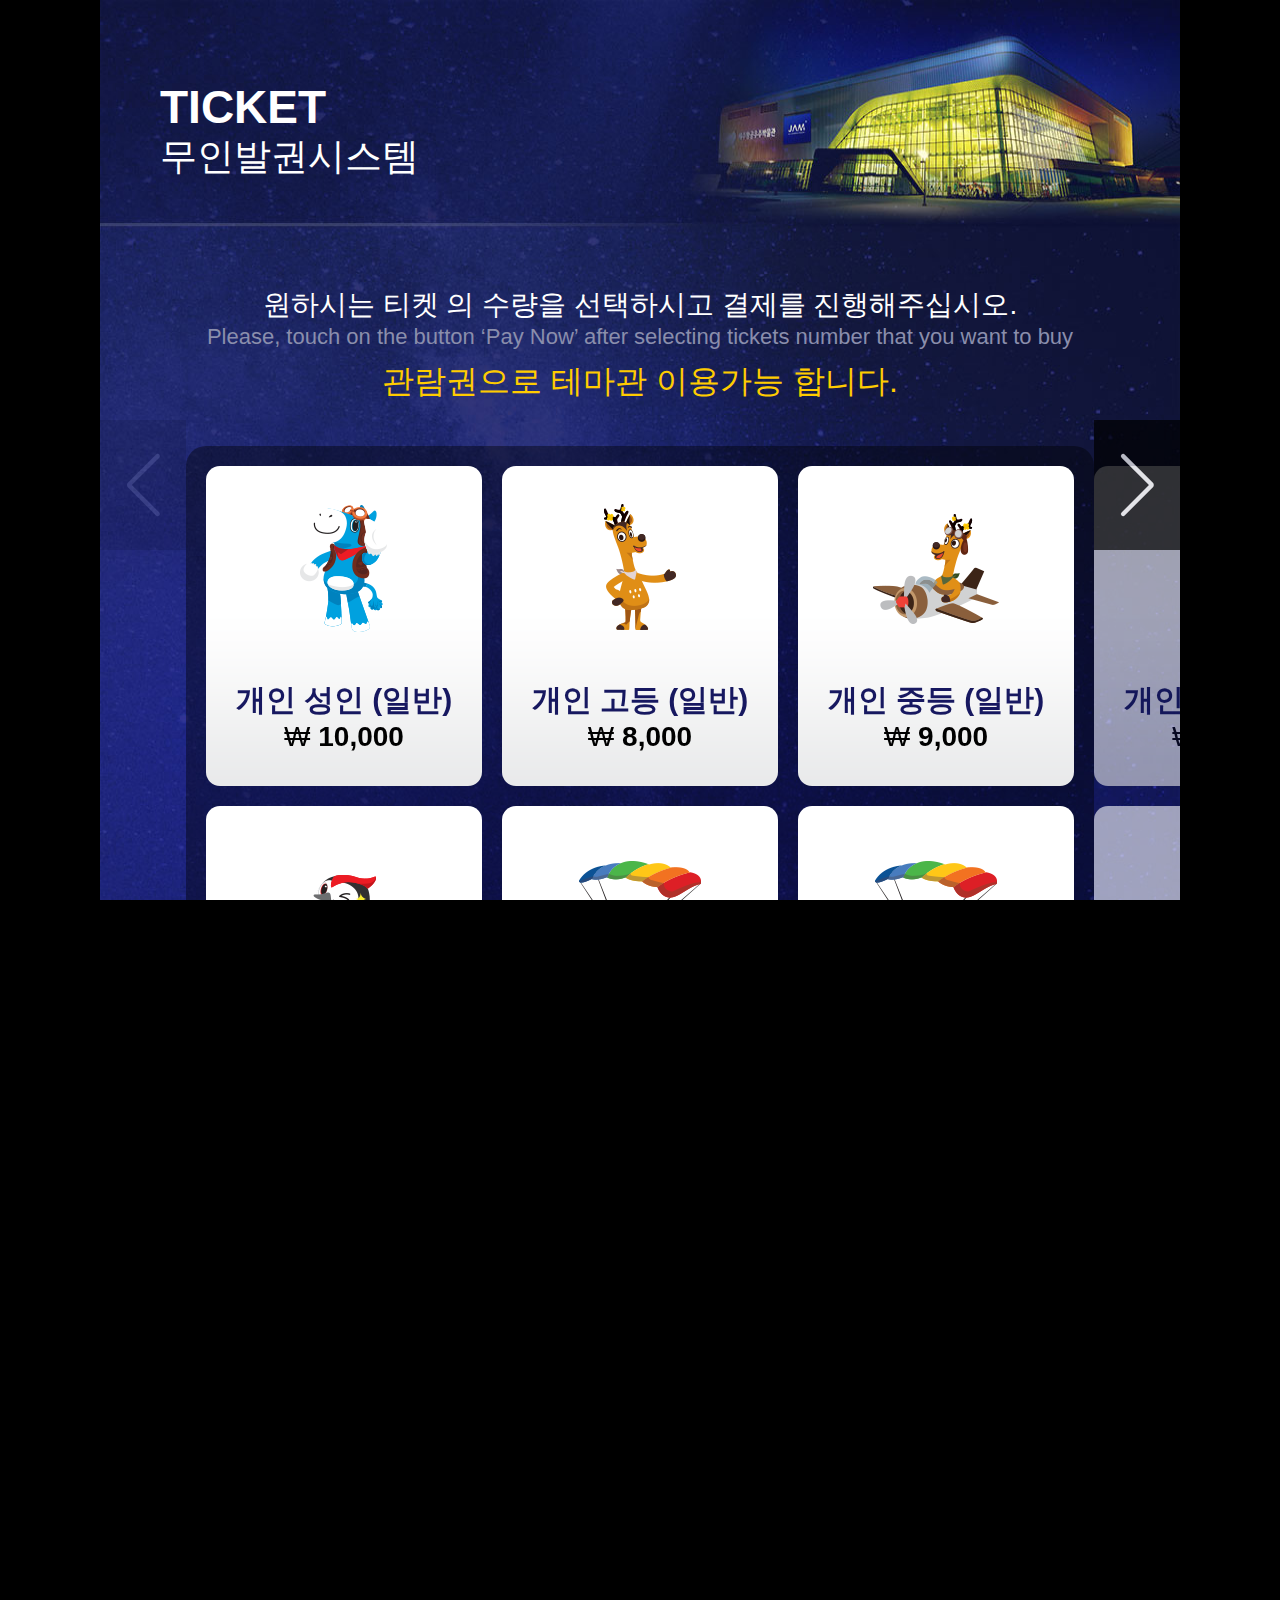
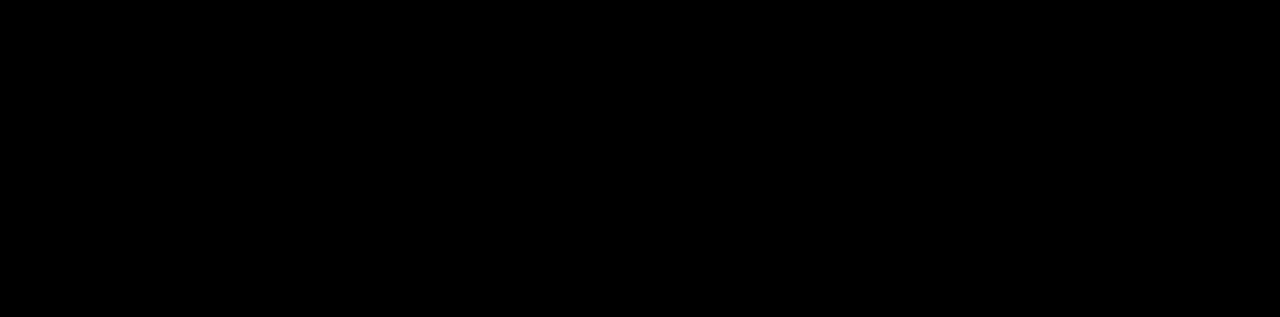
<file: sub2.html>
<!DOCTYPE html>
<html lang="ko">
  <head>
    <meta charset="utf-8" />
    <meta http-equiv="X-UA-Compatible" content="IE=edge" />
    <meta name="viewport" content="width=device-width, initial-scale=1.0, maximum-scale=1.0, user-scalable=no" />
    <title>항공우주박물관</title>
    <link href="source/css/boxicons.css" rel="stylesheet" />
    <link href="source/css/swiper-bundle.css" rel="stylesheet" />
    <link href="source/css/style.css" rel="stylesheet" />

    <!-- javaScript -->
    <script src="source/js/jquery-3.5.1.min.js"></script>
    <script src="source/js/swiper-bundle.js"></script>
    <script src="source/js/common.js"></script>
  </head>

  <body class="main">

    <!-- S:header -->
    <header id="header">
      <h1>
        <span>TICKET</span>
        <small>무인발권시스템</small>
      </h1>

      <a class="admin">관리자로그인</a>
  </header>
    <!-- E:header -->


    <!-- S:mainContent -->
    <div id="content" class="user">

      <div class="sub-box">

        <section class="ticket-message">
          <strong>원하시는 티켓 의 수량을 선택하시고 결제를 진행해주십시오.</strong>
          <span>Please, touch on the button ‘Pay Now’ after selecting tickets number that you want to buy</span>
          <i>관람권으로 테마관 이용가능 합니다.</i>
        </section>

        <section class="ticket-select on">
          <div class="swiper-button swiper-button-next"></div>
          <div class="swiper-button swiper-button-prev"></div>

          <div class="ticket-swiper swiper">
              <div class="swiper-wrapper">
      
                  <div class="swiper-slide">
                      
                      <button class="type1">
                          <strong>개인 성인 (일반)</strong>
                          <span>₩ <u>10,000</u></span>
                      </button>
      
                      <button class="type2">
                          <strong>개인 고등 (일반)</strong>
                          <span>₩ <u>8,000</u></span>
                      </button>
      
                      <button class="type3">
                          <strong>개인 중등 (일반)</strong>
                          <span>₩ <u>9,000</u></span>
                      </button>
      
                      <button class="type4">
                          <strong>개인 초등 (일반)</strong>
                          <span>₩ <u>8,000</u></span>
                      </button>
      
                      <button class="type5">
                          <strong>개인 유아 (일반)</strong>
                          <span>₩ <u>8,000</u></span>
                      </button>
      
                      <button class="type5">
                          <strong>개인 유아 (일반)</strong>
                          <span>₩ <u>8,000</u></span>
                      </button>
      
                  </div>
      
      
      
                  <div class="swiper-slide">
                      
                      <button class="type1">
                          <strong>개인 성인 (일반)</strong>
                          <span>₩ <u>10,000</u></span>
                      </button>
      
                      <button class="type2">
                          <strong>개인 고등 (일반)</strong>
                          <span>₩ <u>8,000</u></span>
                      </button>
      
                      <button class="type3">
                          <strong>개인 중등 (일반)</strong>
                          <span>₩ <u>9,000</u></span>
                      </button>
      
                      <button class="type4">
                          <strong>개인 초등 (일반)</strong>
                          <span>₩ <u>8,000</u></span>
                      </button>
      
                      <button class="type5">
                          <strong>개인 유아 (일반)</strong>
                          <span>₩ <u>8,000</u></span>
                      </button>
                      
                  </div>
      
      
              </div>

          </div>

        </section>

        <section class="ticket-list">


          <div class="line">
              <strong>개인 성인 (일반)</strong>
              <div class="count">

                  <button class="minus"><i class='bx bx-minus' ></i></button>
                  <input type="text" value="1">
                  <button class="plus"><i class='bx bx-plus' ></i></button>
              </div>
                  
              <span>₩ <u>8,000</u></span>
          </div>
          <div class="line">
              <strong>개인 성인 (일반)</strong>
              <div class="count">

                  <button class="minus"><i class='bx bx-minus' ></i></button>
                  <input type="text" value="1">
                  <button class="plus"><i class='bx bx-plus' ></i></button>
              </div>
                  
              <span>₩ <u>8,000</u></span>
          </div>
          <div class="line">
              <strong>개인 성인 (일반)</strong>
              <div class="count">

                  <button class="minus"><i class='bx bx-minus' ></i></button>
                  <input type="text" value="1">
                  <button class="plus"><i class='bx bx-plus' ></i></button>
              </div>
                  
              <span>₩ <u>8,000</u></span>
          </div>
          <div class="line">
              <strong>개인 성인 (일반)</strong>
              <div class="count">

                  <button class="minus"><i class='bx bx-minus' ></i></button>
                  <input type="text" value="1">
                  <button class="plus"><i class='bx bx-plus' ></i></button>
              </div>
                  
              <span>₩ <u>8,000</u></span>
          </div>


        </section>

        <section class="ticket-total">
          <h2>
              <span>지불해야 할 총액</span>
              <small>Total Amount to Pay</small>
          </h2>

          <strong>₩ <u>8,000</u></strong>
        </section>


        <section class="modal"> <!-- on 클래스로 보여줌 -->
          <div class="modal-content">
              <h2>알림</h2>

              <ol>
                  <li>해당 티켓은 손목티켓 대신하여 입장가능하며 분실시 매표소 문의바랍니다.</li>
                  <li>티켓 분실 시 입장 제한되오니 유의하여 주시기 바랍니다.</li>
                  <li>감경/면제 대상자는 매표에서 증빙서류 제시 후 발권 해주시기 바랍니다.</li>
                  <li>관람권으로 테마관 이용이 가능합니다.</li>
              </ol>

              <div class="btn-set">
                  <button>취소</button>
                  <button class="main">동의</button>
              </div>
          </div>
        </section>

      </div>



      <!-- S:nav -->
      <nav>
  
        <a class="root" href="">
          <strong>처음으로</strong>
          <span>Main</span>
        </a>
  
        <button class="delete">
          <strong>전체삭제</strong>
          <span>All Delete</span>
        </button>
        <button class="pay">
          <strong>결제하기</strong>
          <span>Pay Now</span>
        </button>
      </nav>
      <!-- E:nav -->
    </div>
    <!-- E:mainContent -->


  </body>
</html>
</file>
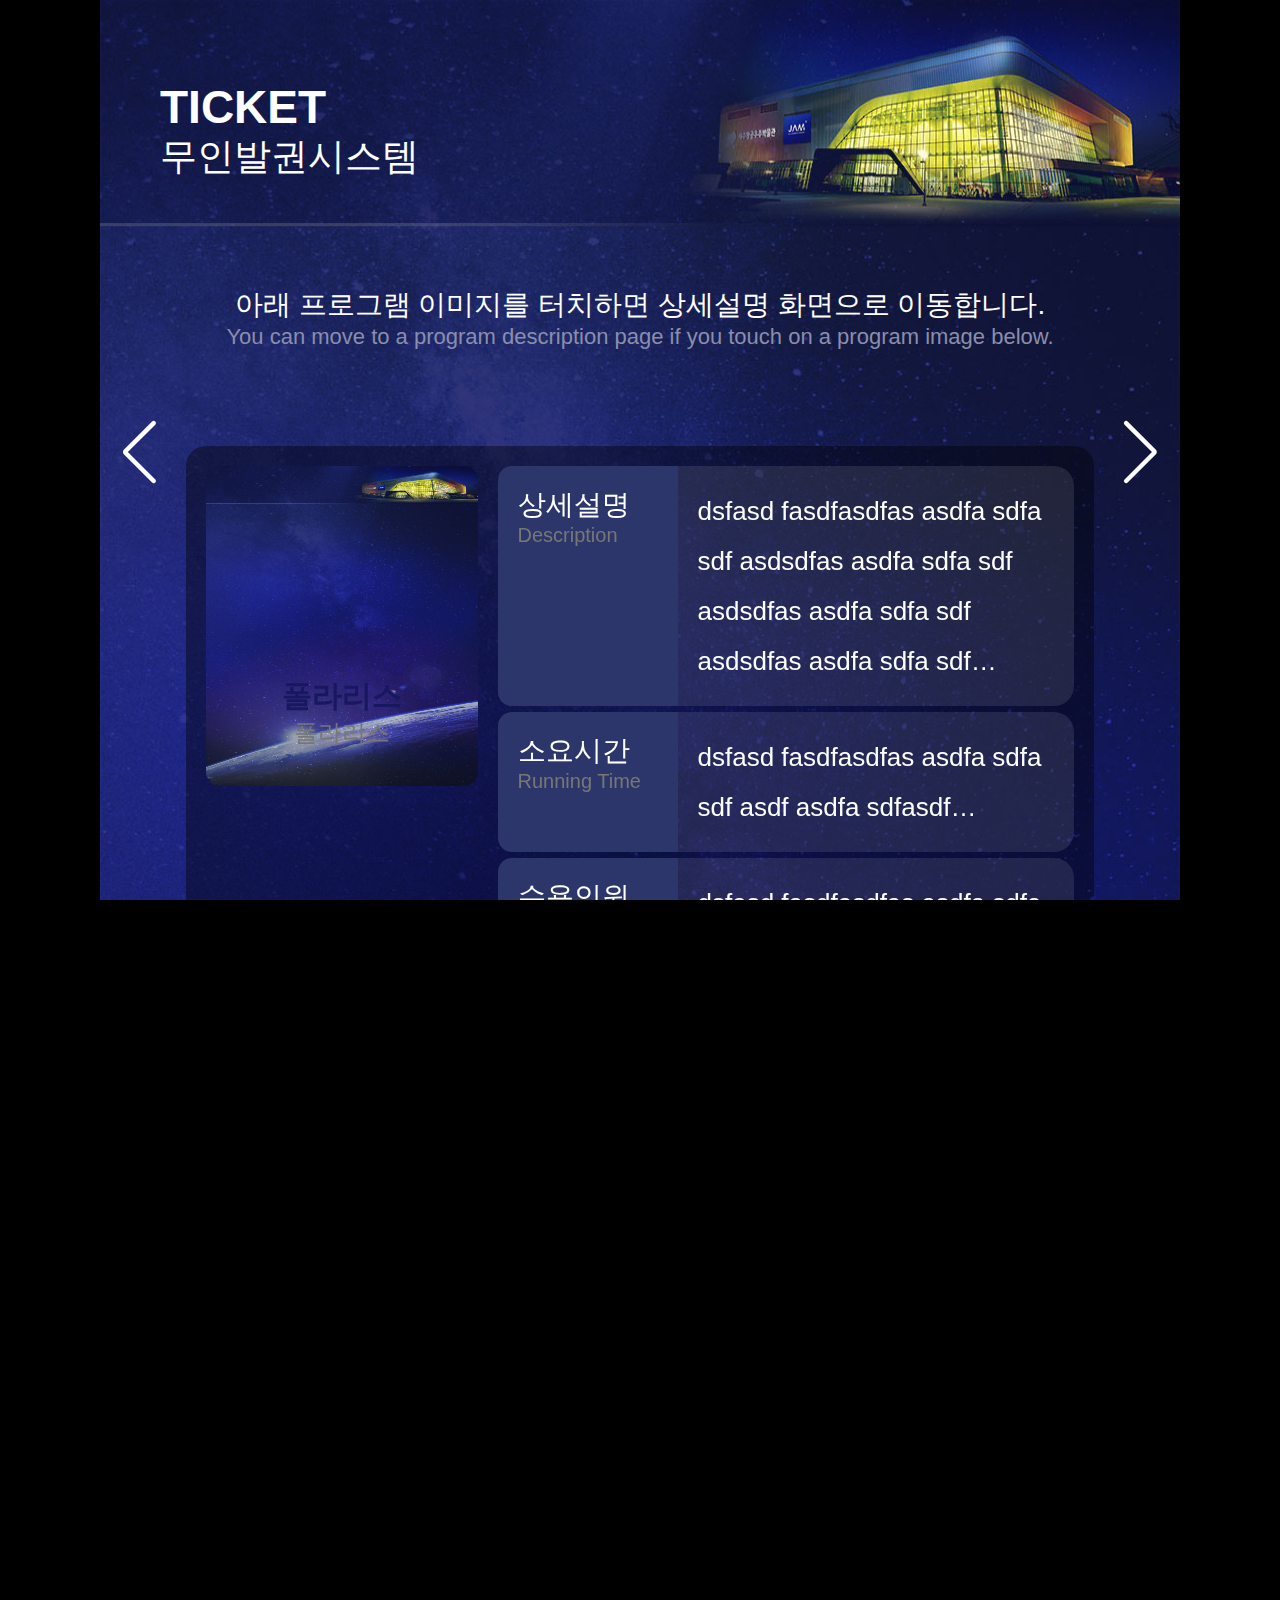
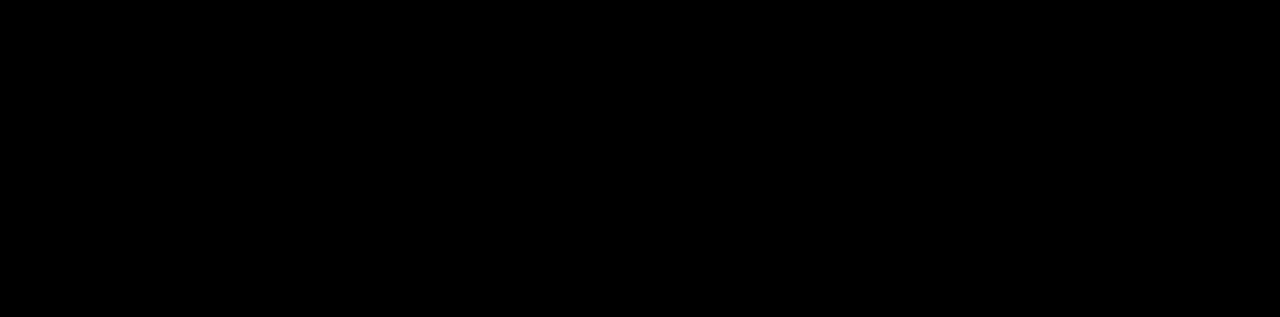
<file: sub3.html>
<!DOCTYPE html>
<html lang="ko">
  <head>
    <meta charset="utf-8" />
    <meta http-equiv="X-UA-Compatible" content="IE=edge" />
    <meta name="viewport" content="width=device-width, initial-scale=1.0, maximum-scale=1.0, user-scalable=no" />
    <title>항공우주박물관</title>
    <link href="source/css/boxicons.css" rel="stylesheet" />
    <link href="source/css/swiper-bundle.css" rel="stylesheet" />
    <link href="source/css/style.css" rel="stylesheet" />

    <!-- javaScript -->
    <script src="source/js/jquery-3.5.1.min.js"></script>
    <script src="source/js/swiper-bundle.js"></script>
    <script src="source/js/common.js"></script>
  </head>

  <body class="main">

    <!-- S:header -->
    <header id="header">
        <h1>
          <span>TICKET</span>
          <small>무인발권시스템</small>
        </h1>

        <a class="admin">관리자로그인</a>
    </header>
    <!-- E:header -->


    <!-- S:mainContent -->
    <div id="content" class="user">

        <div class="sub-box">

            <section class="ticket-message">
                <strong>아래 프로그램 이미지를 터치하면 상세설명 화면으로 이동합니다.</strong>
                <span>You can move to a program description page if you touch on a program image below.</span>
            </section>

            <section class="ticket-select off">
                <div class="swiper-button-next"></div>
                <div class="swiper-button-prev"></div>

                <div class="ticket-swiper swiper">
                    <div class="swiper-wrapper">
            
                        <div class="swiper-slide">
                            
                            <button class="typeP">
                                <img src="source/images/sub_btn_program.jpg">
                                <strong>폴라리스</strong>
                                <u>폴라리스</u>
                            </button>
                            
                            <button class="typeP">
                                <img src="source/images/sub_btn_noimage.jpg">
                                <strong>폴라리스</strong>
                                <u>폴라리스</u>
                            </button>
                            
                            <button class="typeP">
                                <img src="source/images/sub_btn_program.jpg">
                                <strong>폴라리스</strong>
                                <u>폴라리스</u>
                            </button>
                            
                            <button class="typeP">
                                <img src="source/images/background.jpg">
                                <strong>폴라리스</strong>
                                <u>폴라리스</u>
                            </button>
                            
                            <button class="typeP">
                                <img src="source/images/sub_btn_program.jpg">
                                <strong>폴라리스</strong>
                                <u>폴라리스</u>
                            </button>
                            
                            <button class="typeP">
                                <img src="source/images/sub_btn_program.jpg">
                                <strong>폴라리스</strong>
                                <u>폴라리스</u>
                            </button>
            
            
                        </div>
            
                        <div class="swiper-slide">
                            
                            <button class="typeP">
                                <img src="source/images/sub_btn_program.jpg">
                                <strong>폴라리스</strong>
                                <u>폴라리스</u>
                            </button>
                            
                            <button class="typeP">
                                <img src="source/images/sub_btn_program.jpg">
                                <strong>폴라리스</strong>
                                <u>폴라리스</u>
                            </button>
                            
                            <button class="typeP">
                                <img src="source/images/sub_btn_program.jpg">
                                <strong>폴라리스</strong>
                                <u>폴라리스</u>
                            </button>
                            
                            <button class="typeP">
                                <img src="source/images/sub_btn_program.jpg">
                                <strong>폴라리스</strong>
                                <u>폴라리스</u>
                            </button>
                            
                            <button class="typeP">
                                <img src="source/images/sub_btn_program.jpg">
                                <strong>폴라리스</strong>
                                <u>폴라리스</u>
                            </button>
                            
                            <button class="typeP">
                                <img src="source/images/sub_btn_program.jpg">
                                <strong>폴라리스</strong>
                                <u>폴라리스</u>
                            </button>
            
            
                        </div>
            
            
            
            
            
                    </div>

                </div>

            </section>


            <section class="ticket-view on">
                <div class="swiper-button-next"></div>
                <div class="swiper-button-prev"></div>
      
                <div class="view-swiper swiper">
                    <div class="swiper-wrapper">
            
                        <div class="swiper-slide">
                          <p class="big-image">
                              <img src="source/images/background.jpg">
                              <strong>폴라리스</strong>
                              <u>폴라리스</u>
                          </p>
                
                              <dl>
                                  <dt>
                                      <strong>상세설명</strong>
                                      <span>Description</span>
                                  </dt>
                                  <dd>
                                    <span>dsfasd fasdfasdfas asdfa sdfa sdf asdsdfas asdfa sdfa sdf asdsdfas asdfa sdfa sdf asdsdfas asdfa sdfa sdf asdsdfas asdfa sdfa sdf asdf asdfa sdfasdf asdfasdfasdf asdf asdf asdf asdf </span>
                                  </dd>
                                  <dt>
                                      <strong>소요시간</strong>
                                      <span>Running Time</span>
                                  </dt>
                                  <dd>
                                      <span>dsfasd fasdfasdfas asdfa sdfa sdf asdf asdfa sdfasdf asdfasdfasdf asdf asdf asdf asdf </span>
                                  </dd>
                                  <dt>
                                      <strong>수용인원</strong>
                                      <span>Capacity</span>
                                  </dt>
                                  <dd>
                                    <span>dsfasd fasdfasdfas asdfa sdfa sdf asdf asdfa sdfasdf asdfasdfasdf asdf asdf asdf asdf </span>
                                  </dd>
                                  <dt>
                                      <strong>이용방법</strong>
                                      <span>policy</span>
                                  </dt>
                                  <dd>
                                    <span>dsfasd fasdfasdfas asdfa sdfa sdf asdf asdfa sdfasdf asdfasdfasdf asdf asdf asdf asdf </span>
                                  </dd>
                              </dl>
      
                              <div class="btns">
        
                                <button class="buy">
                                  <strong>티켓구매</strong>
                                  <span>Buy Tickets</span>
                                </button>
                                <button class="cancel">
                                  <strong>취소</strong>
                                  <span>Cancel</span>
                                </button>
      
                              </div>
                
                          </div>
            
                          <div class="swiper-slide">
                                <p class="big-image">
                                    <img src="source/images/sub_btn_noimage.jpg">
                                    <strong>폴라리스</strong>
                                    <u>폴라리스</u>
                                </p>
                  
                                <dl>
                                    <dt>
                                        <strong>상세설명</strong>
                                        <span>Description</span>
                                    </dt>
                                    <dd>
                                      sdf asdfasd fasdf
                                    </dd>
                                    <dt>
                                        <strong>소요시간</strong>
                                        <span>Running Time</span>
                                    </dt>
                                    <dd>
                                        dsfasd fasdfasdfas
                                    </dd>
                                    <dt>
                                        <strong>수용인원</strong>
                                        <span>Capacity</span>
                                    </dt>
                                    <dd>
                                        dfasdfasdfasd f as
                                    </dd>
                                    <dt>
                                        <strong>이용방법</strong>
                                        <span>policy</span>
                                    </dt>
                                    <dd>
                                        dfasdfasdf
                                    </dd>
                                </dl>
                  
                            </div>
      
                </div>
      
            </section>
      
            <section class="ticket-list">


                <div class="line">
                    <strong>개인 성인 (일반)</strong>
                    <div class="count">

                        <button class="minus"><i class='bx bx-minus' ></i></button>
                        <input type="text" value="1">
                        <button class="plus"><i class='bx bx-plus' ></i></button>
                    </div>
                        
                    <span>₩ <u>8,000</u></span>
                </div>
                <div class="line">
                    <strong>개인 성인 (일반)</strong>
                    <div class="count">

                        <button class="minus"><i class='bx bx-minus' ></i></button>
                        <input type="text" value="1">
                        <button class="plus"><i class='bx bx-plus' ></i></button>
                    </div>
                        
                    <span>₩ <u>8,000</u></span>
                </div>
                <div class="line">
                    <strong>개인 성인 (일반)</strong>
                    <div class="count">

                        <button class="minus"><i class='bx bx-minus' ></i></button>
                        <input type="text" value="1">
                        <button class="plus"><i class='bx bx-plus' ></i></button>
                    </div>
                        
                    <span>₩ <u>8,000</u></span>
                </div>
                <div class="line">
                    <strong>개인 성인 (일반)</strong>
                    <div class="count">

                        <button class="minus"><i class='bx bx-minus' ></i></button>
                        <input type="text" value="1">
                        <button class="plus"><i class='bx bx-plus' ></i></button>
                    </div>
                        
                    <span>₩ <u>8,000</u></span>
                </div>


            </section>

            <section class="ticket-total">
                <h2>
                    <span>지불해야 할 총액</span>
                    <small>Total Amount to Pay</small>
                </h2>

                <strong>₩ <u>8,000</u></strong>
            </section>

        </div>


      <section class="modal"> <!-- on 클래스로 보여줌 -->
        <div class="modal-content">
            <h2>알림</h2>

            <ol>
                <li>해당 티켓은 손목티켓 대신하여 입장가능하며 분실시 매표소 문의바랍니다.</li>
                <li>티켓 분실 시 입장 제한되오니 유의하여 주시기 바랍니다.</li>
                <li>감경/면제 대상자는 매표에서 증빙서류 제시 후 발권 해주시기 바랍니다.</li>
                <li>관람권으로 테마관 이용이 가능합니다.</li>
            </ol>

            <div class="btn-set">
                <button>취소</button>
                <button class="main">동의</button>
            </div>
        </div>
      </section>



      <!-- S:nav -->
      <nav>
  
        <a class="root" href="">
          <strong>처음으로</strong>
          <span>Main</span>
        </a>
  
        <button class="delete">
          <strong>전체삭제</strong>
          <span>All Delete</span>
        </button>
        <button class="pay">
          <strong>결제하기</strong>
          <span>Pay Now</span>
        </button>
      </nav>
      <!-- E:nav -->
    </div>
    <!-- E:mainContent -->


  </body>
</html>
</file>
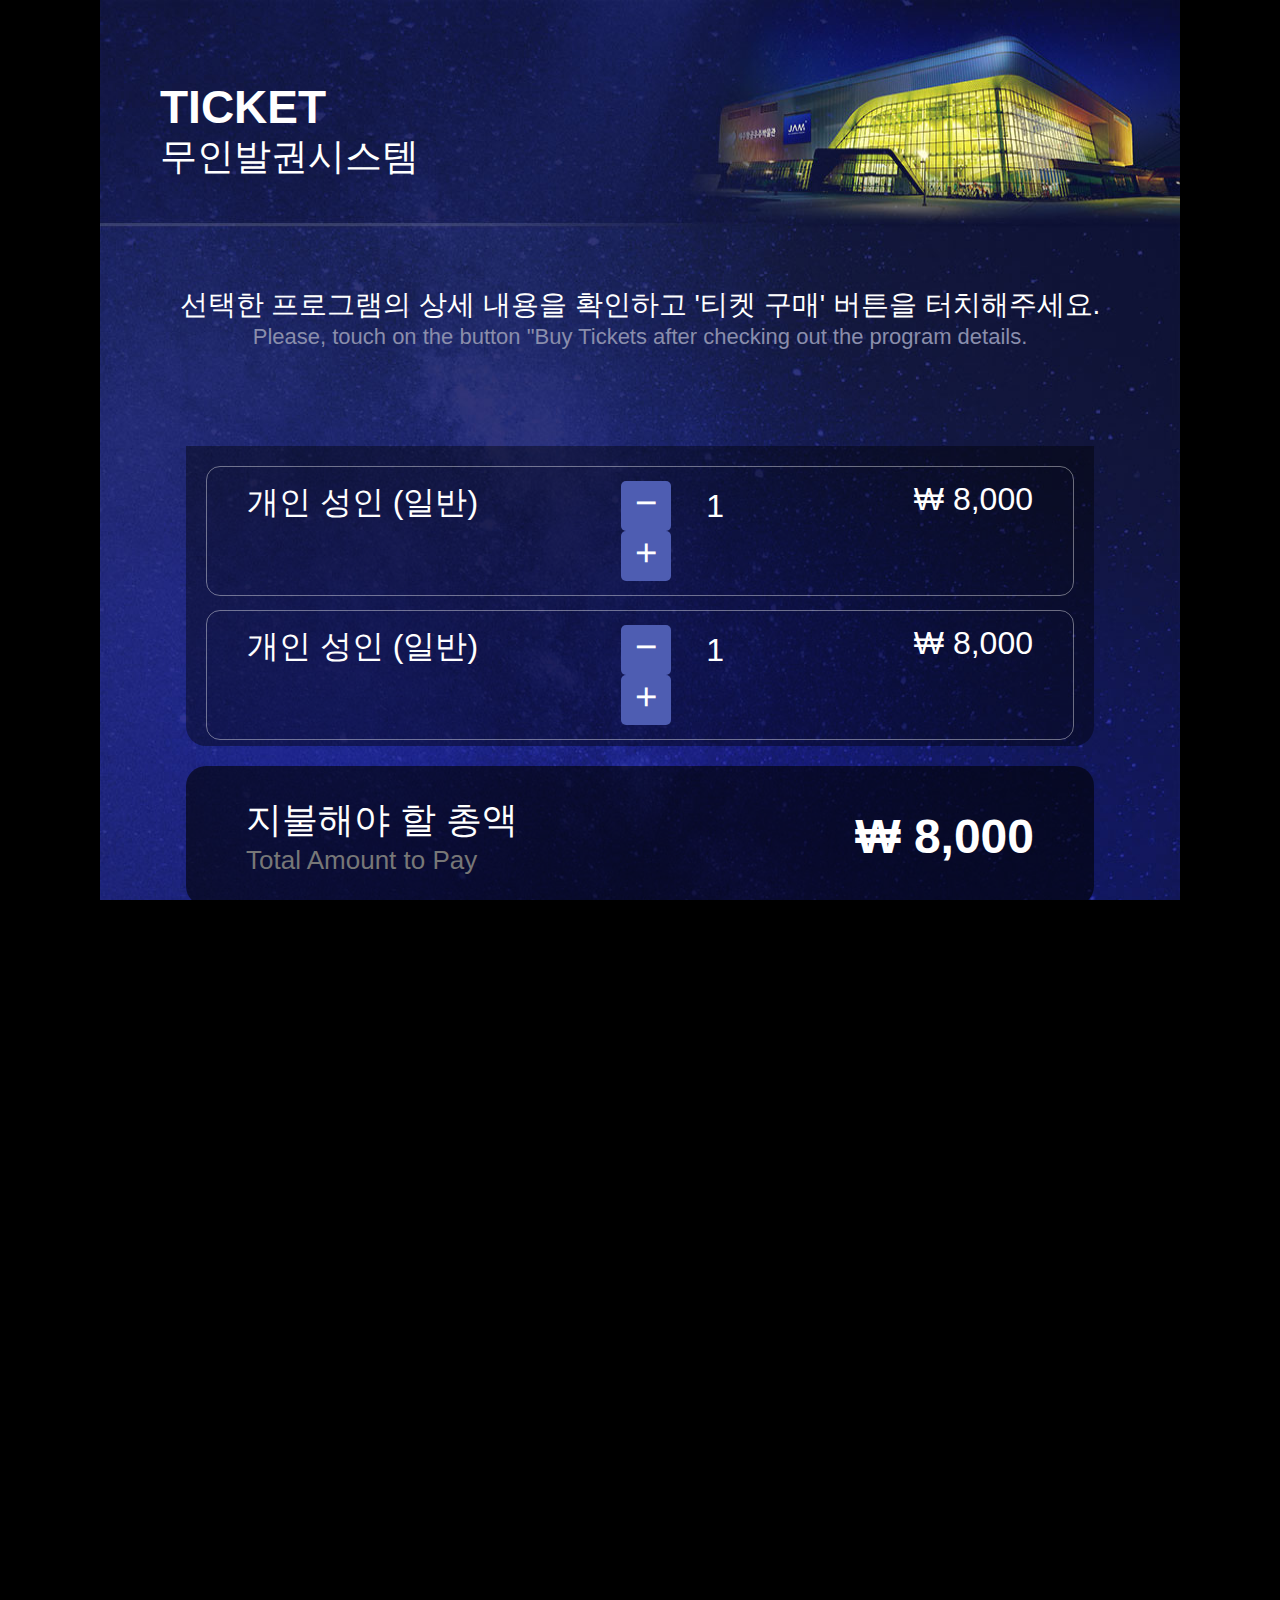
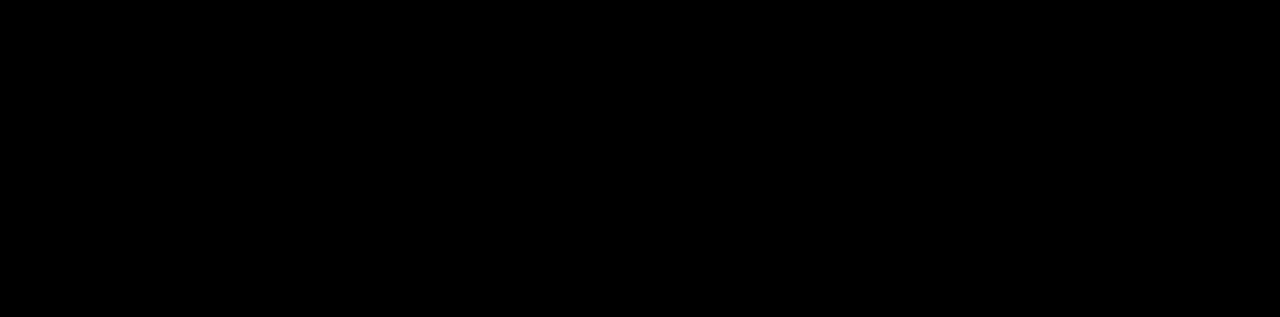
<file: sub4.html>
<!DOCTYPE html>
<html lang="ko">
  <head>
    <meta charset="utf-8" />
    <meta http-equiv="X-UA-Compatible" content="IE=edge" />
    <meta name="viewport" content="width=device-width, initial-scale=1.0, maximum-scale=1.0, user-scalable=no" />
    <title>항공우주박물관</title>
    <link href="source/css/boxicons.css" rel="stylesheet" />
    <link href="source/css/swiper-bundle.css" rel="stylesheet" />
    <link href="source/css/style.css" rel="stylesheet" />

    <!-- javaScript -->
    <script src="source/js/jquery-3.5.1.min.js"></script>
    <script src="source/js/swiper-bundle.js"></script>
    <script src="source/js/common.js"></script>
  </head>

  <body class="main">

    <!-- S:header -->
    <header id="header">
      <h1>
        <span>TICKET</span>
        <small>무인발권시스템</small>
      </h1>

      <a class="admin">관리자로그인</a>
  </header>
    <!-- E:header -->


    <!-- S:mainContent -->
    <div id="content" class="user">

      <div class="sub-box">

        <section class="ticket-message">
          <strong>선택한 프로그램의 상세 내용을 확인하고 '티켓 구매' 버튼을 터치해주세요.</strong>
          <span>Please, touch on the button "Buy Tickets after checking out the program details.</span>
        </section>



        <section class="ticket-view">
          <div class="swiper-button-next"></div>
          <div class="swiper-button-prev"></div>

          <div class="view-swiper swiper">
              <div class="swiper-wrapper">
      
                  <div class="swiper-slide">
                    <p class="big-image">
                        <img src="source/images/sub_btn_noimage.jpg">
                        <strong>폴라리스</strong>
                        <u>폴라리스</u>
                    </p>
          
                        <dl>
                            <dt>
                                <strong>상세설명</strong>
                                <span>Description</span>
                            </dt>
                            <dd>
                              <span>dsfasd fasdfasdfas asdfa sdfa sdf asdsdfas asdfa sdfa sdf asdsdfas asdfa sdfa sdf asdsdfas asdfa sdfa sdf asdsdfas asdfa sdfa sdf asdf asdfa sdfasdf asdfasdfasdf asdf asdf asdf asdf </span>
                            </dd>
                            <dt>
                                <strong>소요시간</strong>
                                <span>Running Time</span>
                            </dt>
                            <dd>
                                <span>dsfasd fasdfasdfas asdfa sdfa sdf asdf asdfa sdfasdf asdfasdfasdf asdf asdf asdf asdf </span>
                            </dd>
                            <dt>
                                <strong>수용인원</strong>
                                <span>Capacity</span>
                            </dt>
                            <dd>
                              <span>dsfasd fasdfasdfas asdfa sdfa sdf asdf asdfa sdfasdf asdfasdfasdf asdf asdf asdf asdf </span>
                            </dd>
                            <dt>
                                <strong>이용방법</strong>
                                <span>policy</span>
                            </dt>
                            <dd>
                              <span>dsfasd fasdfasdfas asdfa sdfa sdf asdf asdfa sdfasdf asdfasdfasdf asdf asdf asdf asdf </span>
                            </dd>
                        </dl>

                        <div class="btns">
  
                          <button class="buy">
                            <strong>티켓구매</strong>
                            <span>Buy Tickets</span>
                          </button>
                          <button class="cancel">
                            <strong>취소</strong>
                            <span>Cancel</span>
                          </button>

                        </div>
          
                    </div>
      
                    <div class="swiper-slide">
                          <p class="big-image">
                              <img src="source/images/sub_btn_noimage.jpg">
                              <strong>폴라리스</strong>
                              <u>폴라리스</u>
                          </p>
            
                          <dl>
                              <dt>
                                  <strong>상세설명</strong>
                                  <span>Description</span>
                              </dt>
                              <dd>
                                sdf asdfasd fasdf
                              </dd>
                              <dt>
                                  <strong>소요시간</strong>
                                  <span>Running Time</span>
                              </dt>
                              <dd>
                                  dsfasd fasdfasdfas
                              </dd>
                              <dt>
                                  <strong>수용인원</strong>
                                  <span>Capacity</span>
                              </dt>
                              <dd>
                                  dfasdfasdfasd f as
                              </dd>
                              <dt>
                                  <strong>이용방법</strong>
                                  <span>policy</span>
                              </dt>
                              <dd>
                                  dfasdfasdf
                              </dd>
                          </dl>
            
                      </div>

          </div>

      </section>



        <section class="ticket-list">


          <div class="line">
              <strong>개인 성인 (일반)</strong>
              <div class="count">

                  <button class="minus"><i class='bx bx-minus' ></i></button>
                  <input type="text" value="1">
                  <button class="plus"><i class='bx bx-plus' ></i></button>
              </div>
                  
              <span>₩ <u>8,000</u></span>
          </div>
          <div class="line">
              <strong>개인 성인 (일반)</strong>
              <div class="count">

                  <button class="minus"><i class='bx bx-minus' ></i></button>
                  <input type="text" value="1">
                  <button class="plus"><i class='bx bx-plus' ></i></button>
              </div>
                  
              <span>₩ <u>8,000</u></span>
          </div>
          <div class="line">
              <strong>개인 성인 (일반)</strong>
              <div class="count">

                  <button class="minus"><i class='bx bx-minus' ></i></button>
                  <input type="text" value="1">
                  <button class="plus"><i class='bx bx-plus' ></i></button>
              </div>
                  
              <span>₩ <u>8,000</u></span>
          </div>
          <div class="line">
              <strong>개인 성인 (일반)</strong>
              <div class="count">

                  <button class="minus"><i class='bx bx-minus' ></i></button>
                  <input type="text" value="1">
                  <button class="plus"><i class='bx bx-plus' ></i></button>
              </div>
                  
              <span>₩ <u>8,000</u></span>
          </div>


        </section>

        <section class="ticket-total">
          <h2>
              <span>지불해야 할 총액</span>
              <small>Total Amount to Pay</small>
          </h2>

          <strong>₩ <u>8,000</u></strong>
        </section>

      </div>



      <!-- S:nav -->
      <nav>
  
        <a class="root" href="">
          <strong>처음으로</strong>
          <span>Main</span>
        </a>
  
        <button class="delete">
          <strong>전체삭제</strong>
          <span>All Delete</span>
        </button>
        <button class="pay">
          <strong>결제하기</strong>
          <span>Pay Now</span>
        </button>
      </nav>
      <!-- E:nav -->
    </div>
    <!-- E:mainContent -->


  </body>
</html>
</file>
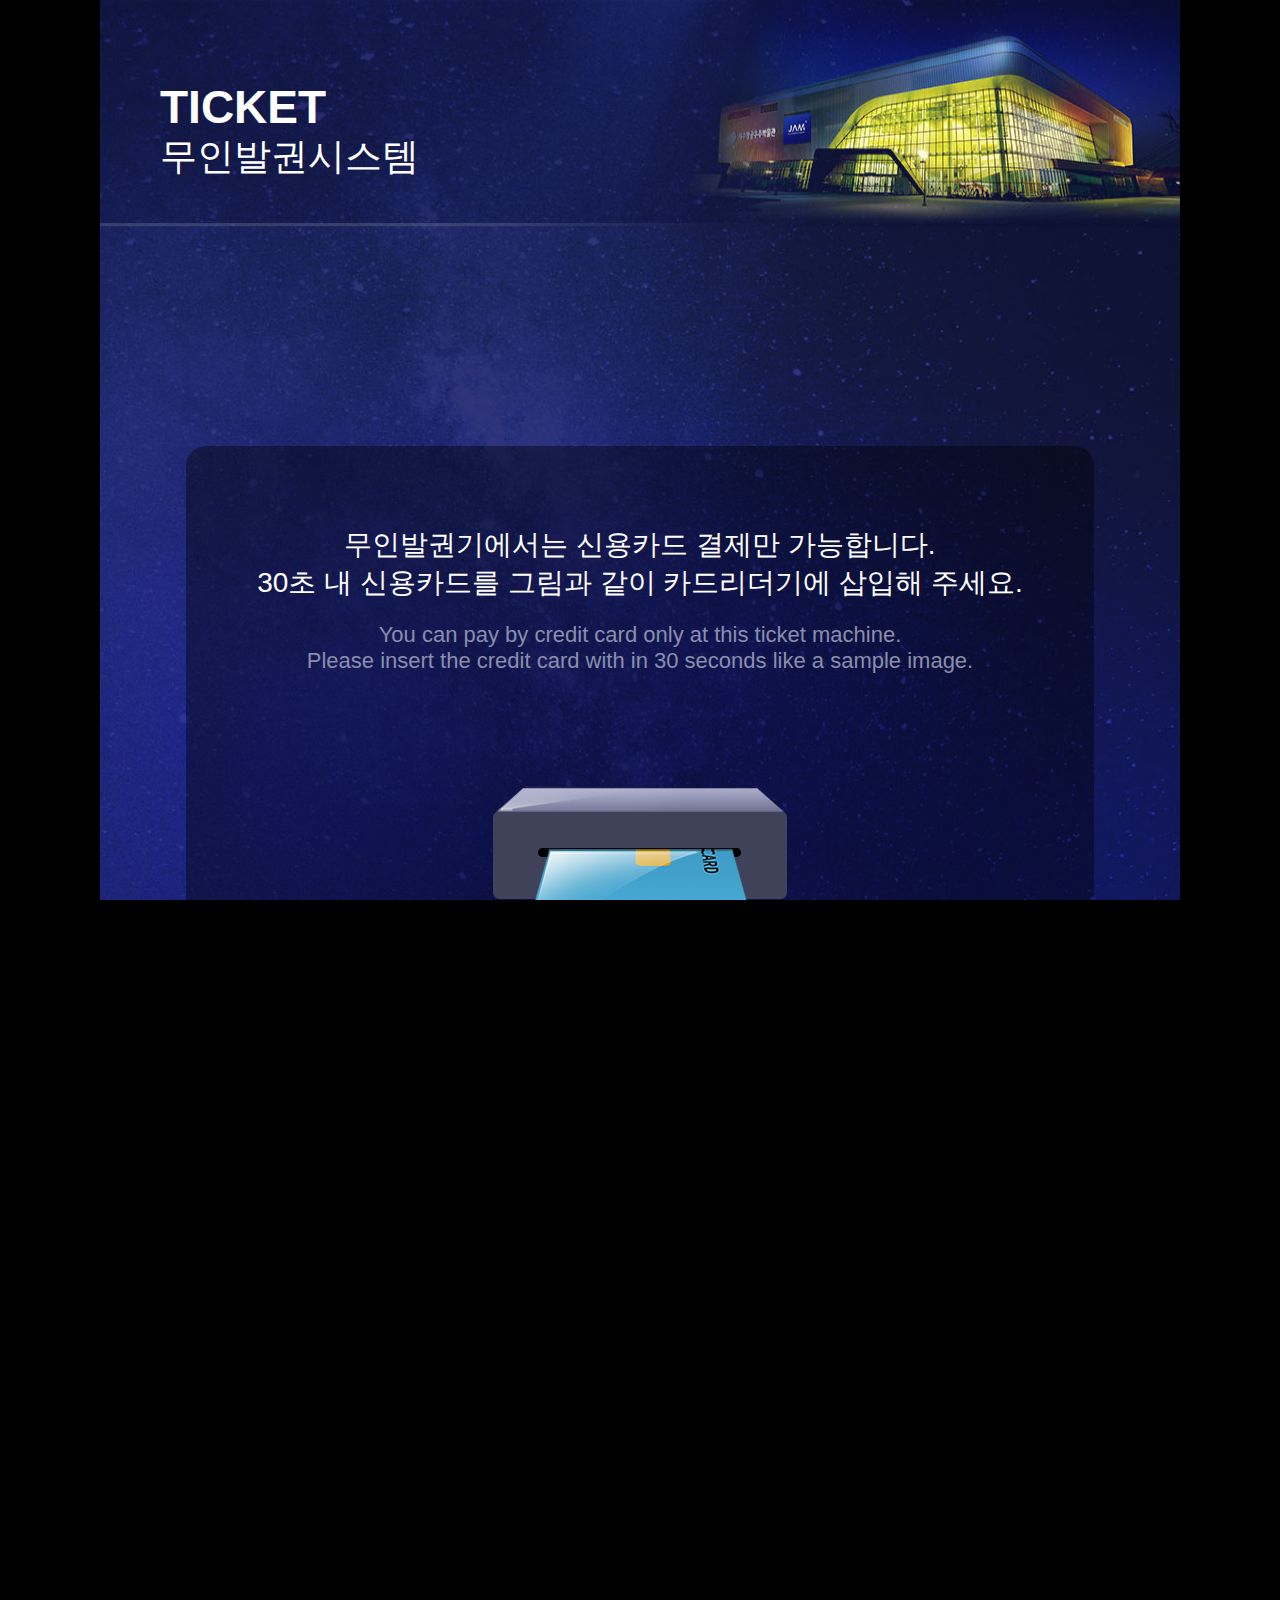
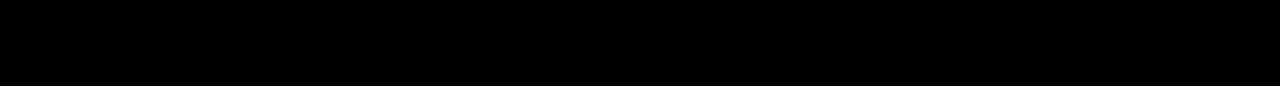
<file: sub5.html>
<!DOCTYPE html>
<html lang="ko">
  <head>
    <meta charset="utf-8" />
    <meta http-equiv="X-UA-Compatible" content="IE=edge" />
    <meta name="viewport" content="width=device-width, initial-scale=1.0, maximum-scale=1.0, user-scalable=no" />
    <title>항공우주박물관</title>
    <link href="source/css/boxicons.css" rel="stylesheet" />
    <link href="source/css/swiper-bundle.css" rel="stylesheet" />
    <link href="source/css/style.css" rel="stylesheet" />

    <!-- javaScript -->
    <script src="source/js/jquery-3.5.1.min.js"></script>
    <script src="source/js/swiper-bundle.js"></script>
    <script src="source/js/common.js"></script>
  </head>

  <body class="main">

    <!-- S:header -->
    <header id="header">
      <h1>
        <span>TICKET</span>
        <small>무인발권시스템</small>
      </h1>

      <a class="admin">관리자로그인</a>
  </header>
    <!-- E:header -->


    <!-- S:mainContent -->
    <div id="content" class="user">

      <div class="sub-box">




        <section class="card">


            <strong>
                <span>무인발권기에서는 신용카드 결제만 가능합니다.</span>
                <span>30초 내 신용카드를 그림과 같이 카드리더기에 삽입해 주세요.</span>
            </strong>

            <p>
                <span>You can pay by credit card only at this ticket machine.</span>
                <span>Please insert the credit card with in 30 seconds like a sample image.</span>
            </p>


        </section>


        <section class="ticket-plan">


          <div class="line">
              <strong>할부개월수</strong>
              <div class="count">

                <button class="select"><span>일시불</span><i class='bx bx-chevron-down'></i></button>
                  <ul>
                    <li><button>일시불</button></li>
                    <li><button>1개월</button></li>
                    <li><button>2개월</button></li>
                    <li><button>3개월</button></li>
                    <li><button>4개월</button></li>
                    <li><button>5개월</button></li>
                    <li><button>6개월</button></li>
                    <li><button>7개월</button></li>
                    <li><button>8개월</button></li>
                    <li><button>9개월</button></li>
                    <li><button>10개월</button></li>
                    <li><button>11개월</button></li>
                    <li><button>12개월</button></li>
                  </ul>
              </div>
                  
          </div>

        </section>
        <section class="ticket-total">
          <h2>
              <span>지불해야 할 총액</span>
              <small>Total Amount to Pay</small>
          </h2>

          <strong>₩ <u>8,000</u></strong>
        </section>

        <section class="btn-set">

  
          <button class="pay">
            <strong>결제하기</strong>
            <span>Pay Now</span>
          </button>
          <button class="cancel">
            <strong>취소</strong>
            <span>Cancel</span>
          </button>
        </section>

      </div>




    </div>
    <!-- E:mainContent -->


  </body>
</html>
</file>
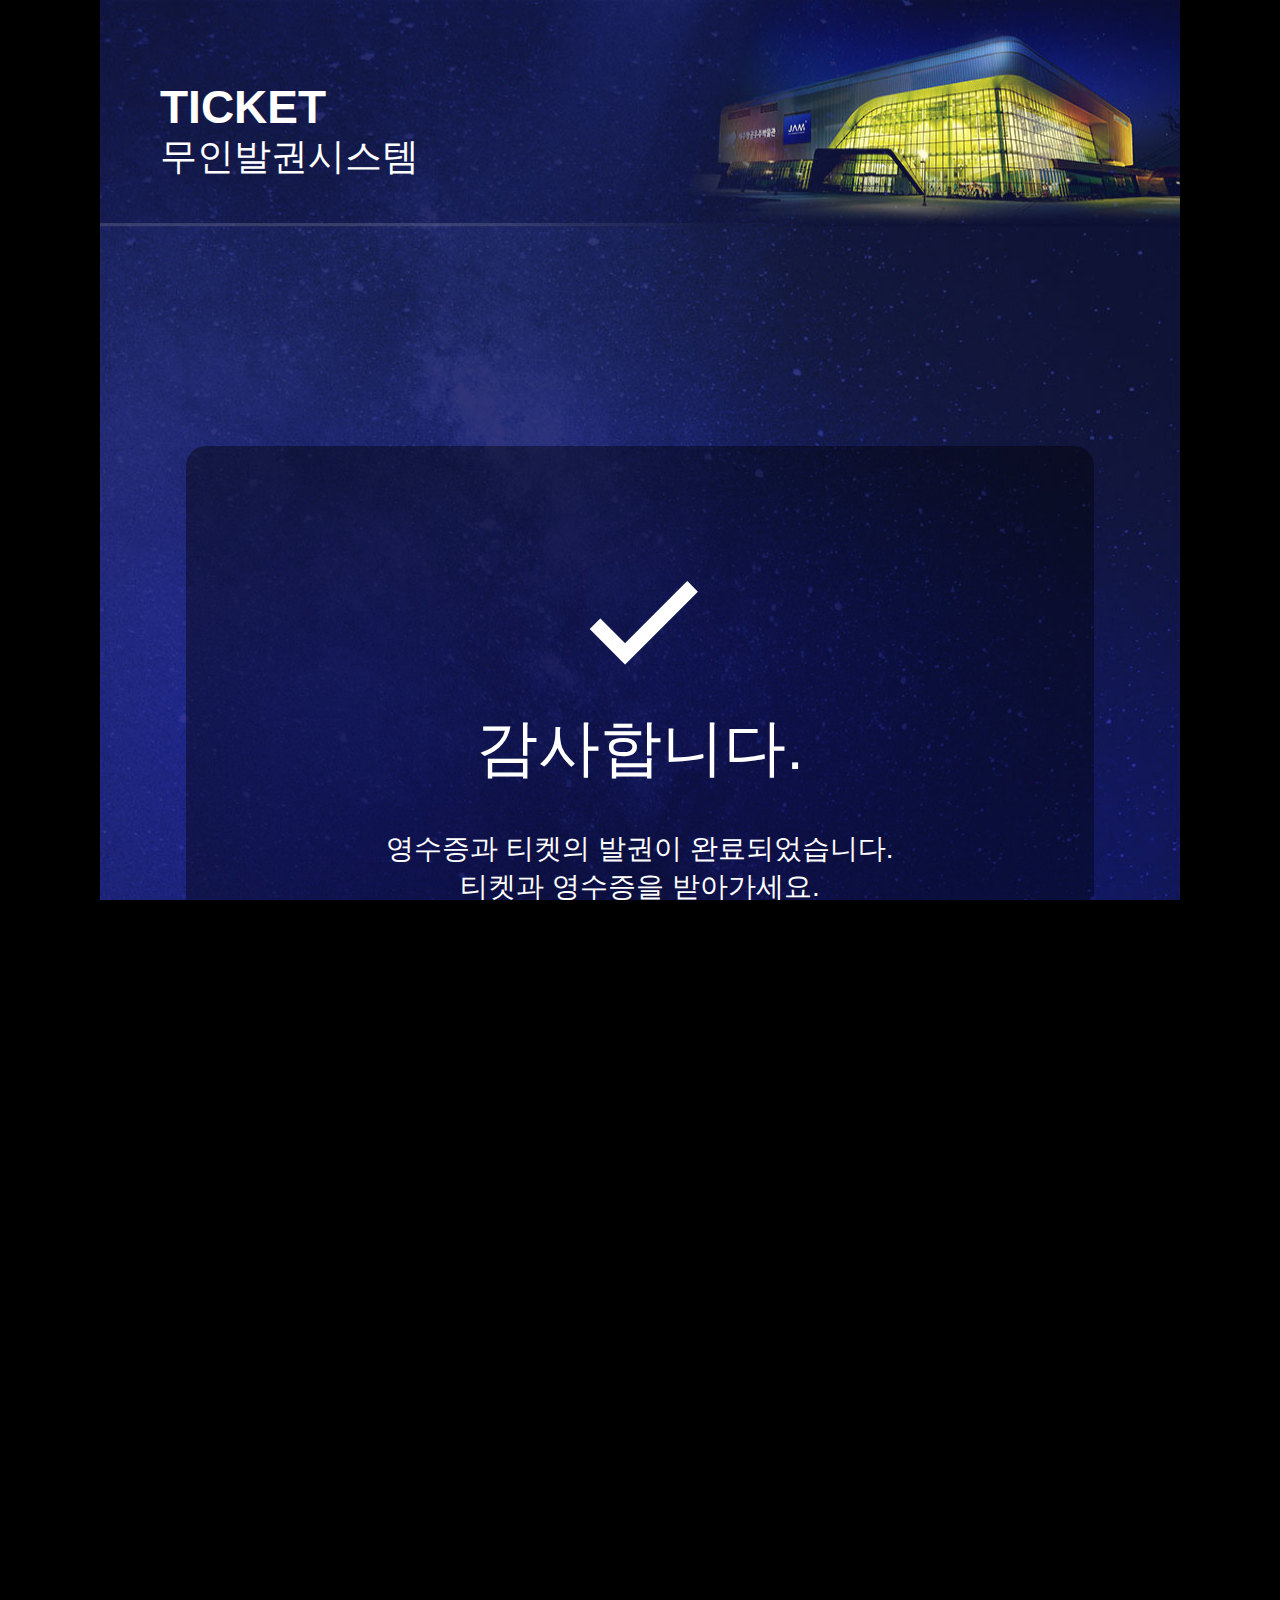
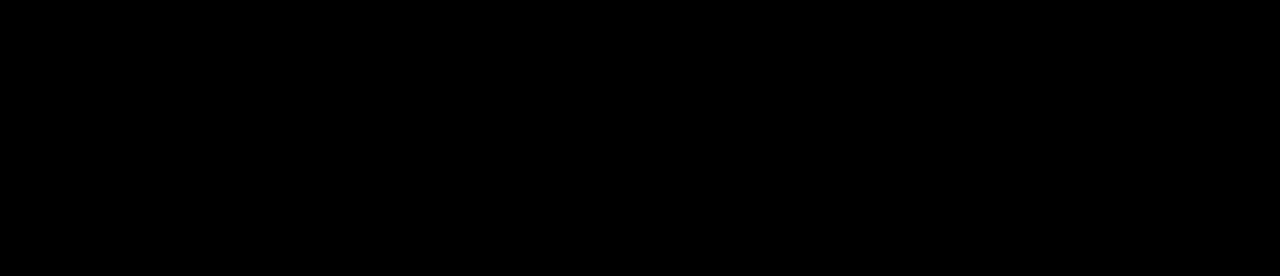
<file: sub6.html>
<!DOCTYPE html>
<html lang="ko">
  <head>
    <meta charset="utf-8" />
    <meta http-equiv="X-UA-Compatible" content="IE=edge" />
    <meta name="viewport" content="width=device-width, initial-scale=1.0, maximum-scale=1.0, user-scalable=no" />
    <title>항공우주박물관</title>
    <link href="source/css/boxicons.css" rel="stylesheet" />
    <link href="source/css/swiper-bundle.css" rel="stylesheet" />
    <link href="source/css/style.css" rel="stylesheet" />

    <!-- javaScript -->
    <script src="source/js/jquery-3.5.1.min.js"></script>
    <script src="source/js/swiper-bundle.js"></script>
    <script src="source/js/common.js"></script>
  </head>

  <body class="main">

    <!-- S:header -->
    <header id="header">
      <h1>
        <span>TICKET</span>
        <small>무인발권시스템</small>
      </h1>

      <a class="admin">관리자로그인</a>
  </header>
    <!-- E:header -->


    <!-- S:mainContent -->
    <div id="content" class="user">

      <div class="sub-box">




        <section class="result">

            <h2><i class='bx bx-check'></i>감사합니다.</h2>
            <strong>
                <span>영수증과 티켓의 발권이 완료되었습니다.</span>
                <span>티켓과 영수증을 받아가세요.</span>
            </strong>

            <p>
                <span>Thank you.</span>
                <span>Ticketing of receipt and ticket is completed.</span>
                <span>Get tickets and receipts.</span>
            </p>


        </section>


      </div>






      <!-- S:nav -->
      <nav>
  
        <a class="root" href="">
          <strong>처음으로</strong>
          <span>Main</span>
        </a>
  
      </nav>
      <!-- E:nav -->

    </div>
    <!-- E:mainContent -->


  </body>
</html>
</file>
<file: source/css/style.css>
/*! normalize.scss v0.1.0 | MIT License | based on git.io/normalize */
/**
 * 1. Set default font family to sans-serif.
 * 2. Prevent iOS text size adjust after orientation change, without disabling
 *    user zoom.
 */
html {
  font-family: sans-serif; /* 1 */
  -ms-text-size-adjust: 100%; /* 2 */
  -webkit-text-size-adjust: 100%; /* 2 */
}

/**
 * Remove default margin.
 */
body {
  margin: 0;
}

/* HTML5 display definitions
   ========================================================================== */
/**
 * Correct `block` display not defined for any HTML5 element in IE 8/9.
 * Correct `block` display not defined for `details` or `summary` in IE 10/11
 * and Firefox.
 * Correct `block` display not defined for `main` in IE 11.
 */
article,
aside,
details,
figcaption,
figure,
footer,
header,
hgroup,
main,
menu,
nav,
section,
summary {
  display: block;
}

/**
 * 1. Correct `inline-block` display not defined in IE 8/9.
 * 2. Normalize vertical alignment of `progress` in Chrome, Firefox, and Opera.
 */
audio,
canvas,
progress,
video {
  display: inline-block; /* 1 */
  vertical-align: baseline; /* 2 */
}

/**
 * Prevent modern browsers from displaying `audio` without controls.
 * Remove excess height in iOS 5 devices.
 */
audio:not([controls]) {
  display: none;
  height: 0;
}

/**
 * Address `[hidden]` styling not present in IE 8/9/10.
 * Hide the `template` element in IE 8/9/11, Safari, and Firefox < 22.
 */
[hidden],
template {
  display: none;
}

/* Links
   ========================================================================== */
/**
 * Remove the gray background color from active links in IE 10.
 */
a {
  background-color: transparent;
}

/**
 * Improve readability when focused and also mouse hovered in all browsers.
 */
a:active,
a:hover {
  outline: 0;
}

/* Text-level semantics
   ========================================================================== */
/**
 * Address styling not present in IE 8/9/10/11, Safari, and Chrome.
 */
abbr[title] {
  border-bottom: 1px dotted;
}

/**
 * Address style set to `bolder` in Firefox 4+, Safari, and Chrome.
 */
b,
strong {
  font-weight: bold;
}

/**
 * Address styling not present in Safari and Chrome.
 */
dfn {
  font-style: italic;
}

/**
 * Address variable `h1` font-size and margin within `section` and `article`
 * contexts in Firefox 4+, Safari, and Chrome.
 */
h1 {
  font-size: 2em;
  margin: 0.67em 0;
}

/**
 * Address styling not present in IE 8/9.
 */
mark {
  background: #ff0;
  color: #000;
}

/**
 * Address inconsistent and variable font size in all browsers.
 */
small {
  font-size: 80%;
}

/**
 * Prevent `sub` and `sup` affecting `line-height` in all browsers.
 */
sub,
sup {
  font-size: 75%;
  line-height: 0;
  position: relative;
  vertical-align: baseline;
}

sup {
  top: -0.5em;
}

sub {
  bottom: -0.25em;
}

/* Embedded content
   ========================================================================== */
/**
 * Remove border when inside `a` element in IE 8/9/10.
 */
img {
  border: 0;
}

/**
 * Correct overflow not hidden in IE 9/10/11.
 */
svg:not(:root) {
  overflow: hidden;
}

/* Grouping content
   ========================================================================== */
/**
 * Address margin not present in IE 8/9 and Safari.
 */
figure {
  margin: 1em 40px;
}

/**
 * Address differences between Firefox and other browsers.
 */
hr {
  box-sizing: content-box;
  height: 0;
}

/**
 * Contain overflow in all browsers.
 */
pre {
  overflow: auto;
}

/**
 * Address odd `em`-unit font size rendering in all browsers.
 */
code,
kbd,
pre,
samp {
  font-family: monospace, monospace;
  font-size: 1em;
}

/* Forms
   ========================================================================== */
/**
 * Known limitation: by default, Chrome and Safari on OS X allow very limited
 * styling of `select`, unless a `border` property is set.
 */
/**
 * 1. Correct color not being inherited.
 *    Known issue: affects color of disabled elements.
 * 2. Correct font properties not being inherited.
 * 3. Address margins set differently in Firefox 4+, Safari, and Chrome.
 */
button,
input,
optgroup,
select,
textarea {
  color: inherit; /* 1 */
  font: inherit; /* 2 */
  margin: 0; /* 3 */
}

/**
 * Address `overflow` set to `hidden` in IE 8/9/10/11.
 */
button {
  overflow: visible;
}

/**
 * Address inconsistent `text-transform` inheritance for `button` and `select`.
 * All other form control elements do not inherit `text-transform` values.
 * Correct `button` style inheritance in Firefox, IE 8/9/10/11, and Opera.
 * Correct `select` style inheritance in Firefox.
 */
button,
select {
  text-transform: none;
}

/**
 * 1. Avoid the WebKit bug in Android 4.0.* where (2) destroys native `audio`
 *    and `video` controls.
 * 2. Correct inability to style clickable `input` types in iOS.
 * 3. Improve usability and consistency of cursor style between image-type
 *    `input` and others.
 */
button,
html input[type=button],
input[type=reset],
input[type=submit] {
  -webkit-appearance: button; /* 2 */
  cursor: pointer; /* 3 */
}

/**
 * Re-set default cursor for disabled elements.
 */
button[disabled],
html input[disabled] {
  cursor: default;
}

/**
 * Remove inner padding and border in Firefox 4+.
 */
button::-moz-focus-inner,
input::-moz-focus-inner {
  border: 0;
  padding: 0;
}

/**
 * Address Firefox 4+ setting `line-height` on `input` using `!important` in
 * the UA stylesheet.
 */
input {
  line-height: normal;
}

/**
 * It's recommended that you don't attempt to style these elements.
 * Firefox's implementation doesn't respect box-sizing, padding, or width.
 *
 * 1. Address box sizing set to `content-box` in IE 8/9/10.
 * 2. Remove excess padding in IE 8/9/10.
 */
input[type=checkbox],
input[type=radio] {
  box-sizing: border-box; /* 1 */
  padding: 0; /* 2 */
}

/**
 * Fix the cursor style for Chrome's increment/decrement buttons. For certain
 * `font-size` values of the `input`, it causes the cursor style of the
 * decrement button to change from `default` to `text`.
 */
input[type=number]::-webkit-inner-spin-button,
input[type=number]::-webkit-outer-spin-button {
  height: auto;
}

/**
 * 1. Address `appearance` set to `searchfield` in Safari and Chrome.
 * 2. Address `box-sizing` set to `border-box` in Safari and Chrome
 *    (include `-moz` to future-proof).
 */
input[type=search] {
  -webkit-appearance: textfield; /* 1 */ /* 2 */
  box-sizing: content-box;
}

/**
 * Remove inner padding and search cancel button in Safari and Chrome on OS X.
 * Safari (but not Chrome) clips the cancel button when the search input has
 * padding (and `textfield` appearance).
 */
input[type=search]::-webkit-search-cancel-button,
input[type=search]::-webkit-search-decoration {
  -webkit-appearance: none;
}

/**
 * Define consistent border, margin, and padding.
 */
fieldset {
  border: 1px solid #c0c0c0;
  margin: 0 2px;
  padding: 0.35em 0.625em 0.75em;
}

/**
 * 1. Correct `color` not being inherited in IE 8/9/10/11.
 * 2. Remove padding so people aren't caught out if they zero out fieldsets.
 */
legend {
  border: 0; /* 1 */
  padding: 0; /* 2 */
}

/**
 * Remove default vertical scrollbar in IE 8/9/10/11.
 */
textarea {
  overflow: auto;
}

/**
 * Don't inherit the `font-weight` (applied by a rule above).
 * NOTE: the default cannot safely be changed in Chrome and Safari on OS X.
 */
optgroup {
  font-weight: bold;
}

/* Tables
   ========================================================================== */
/**
 * Remove most spacing between table cells.
 */
table {
  border-collapse: collapse;
  border-spacing: 0;
}

td,
th {
  padding: 0;
}

/*
Copyright (c) 2021 Kil Hyung-jin, with Reserved Font Name Pretendard.
https://github.com/orioncactus/pretendard

This Font Software is licensed under the SIL Open Font License, Version 1.1.
This license is copied below, and is also available with a FAQ at:
http://scripts.sil.org/OFL
// */
div#content.sub01 div.sub-head {
  background: #74C8FF;
}
div#content.sub01 div.sub-head.fix {
  background: rgba(116, 200, 255, 0.8);
}

div#content.sub02 div.sub-head {
  background: #91DCD2;
}
div#content.sub02 div.sub-head.fix {
  background: rgba(145, 220, 210, 0.8);
}

div#content.sub03 div.sub-head {
  background: #88C46F;
}
div#content.sub03 div.sub-head.fix {
  background: rgba(136, 196, 111, 0.8);
}

div#content.sub04 div.sub-head {
  background: #FFCE48;
}
div#content.sub04 div.sub-head.fix {
  background: rgba(255, 206, 72, 0.8);
}

div#content.sub05 div.sub-head {
  background: #8FABE3;
}
div#content.sub05 div.sub-head.fix {
  background: rgba(143, 171, 227, 0.8);
}

/* basic */
.pagenation {
  display: inline-block;
  text-align: center;
  font-size: 0;
  margin: 50px 0;
  padding: 0 !important;
  width: 100%;
}
.pagenation a {
  background: #efefef;
}
.pagenation a,
.pagenation strong {
  overflow: hidden;
  display: inline-block;
  vertical-align: top;
  font-size: 20px;
  color: #222;
  width: 34px;
  line-height: 34px;
  margin: 0 3px;
  border: 1px solid #CCCCCC;
  background: #fff;
}
@media (min-width: 1200px) {
  .pagenation a,
  .pagenation strong {
    width: 46px;
    line-height: 46px;
  }
}
.pagenation a.jump, .pagenation a.move,
.pagenation strong.jump,
.pagenation strong.move {
  font-size: 0;
  position: relative;
}
.pagenation a.jump i, .pagenation a.move i,
.pagenation strong.jump i,
.pagenation strong.move i {
  position: absolute;
  left: 50%;
  top: 50%;
  color: #222;
  font-size: 18px;
  transform: translateY(-50%) translateX(-50%);
}
.pagenation .active,
.pagenation strong {
  font-weight: normal;
  font-weight: 500;
  color: #fff;
  background: #2E2E30;
  border-color: #2E2E30;
}

* {
  box-sizing: border-box;
}

input[type=password] {
  font-family: sans-serif;
}
input[type=password]::-moz-placeholder {
  font-family: "Noto Sans KR", "Malgun Gothic", "apple sd gothic neo", sans-serif;
}
input[type=password]::placeholder {
  font-family: "Noto Sans KR", "Malgun Gothic", "apple sd gothic neo", sans-serif;
}

.sr-only {
  position: absolute !important;
  overflow: hidden !important;
  width: 1px !important;
  height: 1px !important;
  padding: 0 !important;
  margin: -1px !important;
  clip: rect(0, 0, 0, 0) !important;
  border: 0 !important;
}

.sr-only-focusable:active,
.sr-only-focusable:focus {
  position: static;
  height: auto;
  margin: 0;
  overflow: visible;
  clip: auto;
}

/* default input */
input,
select,
textarea {
  border-radius: 0;
  -moz-background-clip: padding;
  -webkit-background-clip: padding-box;
  background-clip: padding-box;
  background: #fff;
  /*
         @media all and (max-width: 1199px) {
             appearance: none;
             -moz-appearance: none;
             -ms-appearance: none;
             -webkit-appearance: none;

             &::-ms-expand {
                 display: none;
             }
         }
     */
}

a {
  text-decoration: none;
  color: #404040;
}

button {
  outline: none;
  border-radius: 0;
}

/* Modal */
.modal {
  display: none;
  position: fixed;
  z-index: 1000;
  left: 0;
  top: 0;
  width: 100%;
  height: 100%;
  overflow: auto;
  background-color: rgba(0, 0, 0, 0.5);
}
.modal.on {
  display: block;
}
.modal .modal-content {
  position: relative;
  background-color: #fff;
  margin: 30vh auto 0;
  padding: 40px;
  width: 800px;
  border-radius: 20px;
  font-size: 38px;
  line-height: 1.6;
  word-break: keep-all;
}
.modal .modal-content h2 {
  position: relative;
  font-size: 36px;
  margin: 0 0 30px;
  padding: 0 0 30px;
  border-bottom: 2px solid #333;
}
.modal .modal-content h2 button {
  position: absolute;
  right: 0;
  top: 0;
  border: none;
  background: transparent;
}
.modal .modal-content li {
  margin: 0 0 20px;
}
.modal .modal-content div.btn-set {
  text-align: center;
  margin: 40px 0 0;
  font-size: 0;
}
.modal .modal-content div.btn-set button {
  border: none;
  background: #666;
  color: #fff;
  font-size: 36px;
  padding: 20px 60px;
  border-radius: 10px;
  margin: 0 10px;
  box-shadow: 0 -6px 0 0 rgba(0, 0, 0, 0.4) inset;
}
.modal .modal-content div.btn-set button.main {
  background: #0389da;
}
.modal .modal-content div.btns {
  text-align: center;
  margin: 40px 0 0;
}
.modal .modal-content div.btns button {
  border: none;
  padding: 10px 20px;
  border-radius: 20px;
  font-size: 28px;
}
.modal .modal-content div.btns button span {
  color: #777;
}

.modal-admin {
  display: none;
  position: fixed;
  z-index: 1000;
  left: 0;
  top: 0;
  width: 100%;
  height: 100%;
  overflow: auto;
  background-color: rgba(0, 0, 0, 0.5);
}
.modal-admin.on {
  display: block;
}
.modal-admin .modal-content {
  position: absolute;
  top: 50%;
  left: 50%;
  transform: translateY(-50%);
  background-color: #fff;
  padding: 40px;
  width: 980px;
  margin-left: -490px;
  border-radius: 20px;
  word-break: keep-all;
}
.modal-admin .modal-content h2 {
  font-size: 36px;
  margin: 0 0 30px;
  padding: 0 0 30px;
  border-bottom: 2px solid #333;
}
.modal-admin .modal-content h2 button {
  position: absolute;
  right: 20px;
  bottom: 10;
  border: none;
  background: transparent;
  width: 22px;
  height: 22px;
  font-size: 0;
  background: url("../images/icon-close.svg") no-repeat center/100% auto;
}
.modal-admin .modal-content button.close {
  position: absolute;
  right: 40px;
  top: 40px;
  border: none;
  background: none;
}
.modal-admin .modal-content button.close i {
  font-size: 60px;
}
.modal-admin .modal-content div.board-tool {
  margin: 20px 0 40px;
  text-align: center;
}
.modal-admin .modal-content div.board-tool > button {
  border: none;
  background: none;
  vertical-align: top;
  position: relative;
  top: 2px;
}
.modal-admin .modal-content div.board-tool > button i {
  font-size: 34px;
}
.modal-admin .modal-content div.board-tool span {
  display: inline-block;
  vertical-align: top;
  padding: 0 20px;
  font-size: 24px;
  font-weight: 800;
}
.modal-admin .modal-content div.board-tool div.search {
  display: inline-block;
  margin-left: 20px;
}
.modal-admin .modal-content div.board-tool div.search input {
  font-size: 24px;
  border: 1px solid #ccc;
}
.modal-admin .modal-content div.board-tool div.search button {
  font-size: 24px;
  border: 1px solid #000;
  background: #333;
  color: #fff;
}
.modal-admin .modal-content table {
  width: 100%;
  font-size: 18px;
}
.modal-admin .modal-content table thead tr th {
  background: #333;
  color: #fff;
  padding: 10px 1px;
  border-right: 1px solid #fff;
}
.modal-admin .modal-content table thead tr th:last-child {
  border: none;
}
.modal-admin .modal-content table tbody tr:nth-child(odd) {
  background: #eee;
}
.modal-admin .modal-content table tbody tr td {
  padding: 10px 1px;
  border-right: 1px solid #ccc;
  border-bottom: 1px solid #ccc;
  text-align: center;
}
.modal-admin .modal-content table tbody tr td:last-child {
  border-right: none;
}
.modal-admin .modal-content table tbody tr td button {
  border: none;
  background: #555;
  color: #fff;
}
.modal-admin .modal-content > textarea {
  background: #222;
  width: 100%;
  height: 500px;
  padding: 20px;
  font-size: 18px;
  line-height: 1.6;
  color: #ccc;
}
.modal-admin .modal-content div.btn-set {
  text-align: center;
  margin: 40px 0 0;
  font-size: 0;
}
.modal-admin .modal-content div.btn-set button {
  border: none;
  background: #666;
  color: #fff;
  font-size: 36px;
  padding: 20px 60px;
  border-radius: 10px;
  margin: 0 10px;
  box-shadow: 0 -6px 0 0 rgba(0, 0, 0, 0.4) inset;
}
.modal-admin .modal-content div.btn-set button.main {
  background: #0389da;
}

/* basic */
::view-transition-image-pair(root) {
  isolation: auto;
}

::view-transition-old(root),
::view-transition-new(root) {
  animation: none;
  mix-blend-mode: normal;
  display: block;
}

html {
  margin: 0 auto;
}

html,
body {
  position: relative;
  font-family: "Noto Sans KR", "Malgun Gothic", "apple sd gothic neo", sans-serif;
  width: 1080px;
  height: 100vh;
  overflow: hidden;
  background: #000;
}

body {
  min-height: 100vh;
  min-height: -webkit-fill-available;
  background: url(../images/background.jpg) no-repeat left top/100% 1920px;
  /* header */
}
body header {
  display: inline-block;
  width: 100%;
  height: 226px;
}
body header h1 {
  margin: 80px 60px 0;
  color: #fff;
  line-height: 1.2;
  font-size: 46px;
}
body header h1 span {
  display: block;
  font-weight: 900;
}
body header h1 small {
  display: block;
  font-weight: 400;
}
body header a.admin {
  display: block;
  position: absolute;
  right: 0;
  top: 0;
  background: transparent;
  font-size: 0;
  width: 140px;
  height: 140px;
  cursor: pointer;
}
body div#content {
  position: relative;
  height: calc(100% - 226px);
  /* User */
  /* admin */
}
body div#content.user section.now-loading {
  height: 812px;
  padding: 260px 40px 0;
  text-align: center;
}
body div#content.user section.now-loading i {
  font-size: 200px;
  color: #fff;
  margin-bottom: 60px;
}
body div#content.user section.now-loading strong {
  display: block;
  font-size: 44px;
  color: #fff;
  font-weight: 500;
}
body div#content.user section.now-loading span {
  display: block;
  font-size: 34px;
  color: #c5c5c5;
}
body div#content.user section.now-loading {
  height: 812px;
  padding: 260px 40px 0;
  text-align: center;
}
body div#content.user section.now-loading i {
  font-size: 200px;
  color: #fff;
  margin-bottom: 60px;
}
body div#content.user section.now-loading strong {
  display: block;
  font-size: 44px;
  color: #fff;
  font-weight: 500;
}
body div#content.user section.now-loading span {
  display: block;
  font-size: 34px;
  color: #c5c5c5;
}
body div#content.user section.welcome-message {
  height: 812px;
  padding: 260px 40px 0;
  text-align: center;
}
body div#content.user section.welcome-message::before {
  content: "";
  display: block;
  margin: 0 auto 40px;
  width: 360px;
  height: 260px;
  background: url(../images/logo1.svg) no-repeat center/100% auto;
}
body div#content.user section.welcome-message strong {
  display: block;
  font-size: 44px;
  color: #fff;
  font-weight: 500;
}
body div#content.user section.welcome-message span {
  display: block;
  font-size: 34px;
  color: #c5c5c5;
}
body div#content.user section.welcome-message.main {
  height: 500px;
  padding: 180px 0 0;
}
body div#content.user section.welcome-message.main::before {
  display: none;
}
body div#content.user section.main-video {
  width: 100%;
  height: 812px;
}
body div#content.user section.main-video video {
  width: 100%;
  height: 812px;
  -webkit-border-radius: 1px;
  -o-object-fit: cover;
     object-fit: cover;
}
body div#content.user section.main-video div.image {
  width: 100%;
  height: 812px;
}
body div#content.user section.main-video div.image img {
  width: 100%;
  height: 812px;
  -o-object-fit: cover;
     object-fit: cover;
}
body div#content.user section.intro-message {
  width: 100%;
  text-align: center;
  padding: 0 0 50px;
  height: 812px;
}
body div#content.user section.intro-message::before {
  content: "";
  display: block;
  width: 100%;
  height: 666px;
  background: url(../images/img-intro.jpg) no-repeat center/100% auto;
  margin: 0 0 50px;
}
body div#content.user section.intro-message strong {
  display: block;
  font-size: 35px;
  color: #fff;
  font-weight: 500;
}
body div#content.user section.intro-message span {
  display: block;
  font-size: 28px;
  color: #8a8eac;
}
body div#content.user section.intro-message a {
  display: block;
  font-size: 0;
  position: fixed;
  z-index: 10000;
  left: 0;
  right: 0;
  top: 226px;
  bottom: 0;
}
body div#content.user section.main-btn {
  padding: 0 30px;
  text-align: center;
  font-size: 0;
}
body div#content.user section.main-btn a {
  display: inline-block;
  width: 235px;
  height: 382px;
  margin: 0 10px;
  padding: 100px 0 0;
  text-align: center;
}
body div#content.user section.main-btn a.ticket {
  background: url(../images/main_btn01.png) no-repeat center/100% auto;
}
body div#content.user section.main-btn a.program {
  background: url(../images/main_btn02.png) no-repeat center/100% auto;
}
body div#content.user section.main-btn a.education {
  background: url(../images/main_btn04.png) no-repeat center/100% auto;
}
body div#content.user section.main-btn a.product {
  background: url(../images/main_btn03.png) no-repeat center/100% auto;
}
body div#content.user section.main-btn a strong {
  display: block;
  font-size: 42px;
  font-weight: 600;
  margin-bottom: 10px;
}
body div#content.user section.main-btn a span {
  display: block;
  font-size: 20px;
  color: #777;
}
body div#content.user div.sub-box {
  display: inline-block;
  width: 100%;
  height: 1460px;
}
body div#content.user div.sub-box section.ticket-message {
  padding: 60px 0 0;
  text-align: center;
  height: 220px;
}
body div#content.user div.sub-box section.ticket-message strong {
  display: block;
  font-size: 28px;
  color: #fff;
  font-weight: 500;
}
body div#content.user div.sub-box section.ticket-message span {
  display: block;
  font-size: 22px;
  color: #8a8eac;
}
body div#content.user div.sub-box section.ticket-message i {
  font-style: normal;
  display: block;
  font-size: 32px;
  color: #fff;
  font-weight: 500;
  margin: 10px 0 0;
  color: #ffcc00;
}
body div#content.user div.sub-box section.ticket-select {
  display: none;
  background: rgba(0, 0, 0, 0.4);
  margin: 0 86px;
  padding: 20px 0 0 20px;
  border-radius: 20px 20px 0 0;
  font-size: 0;
  height: 700px;
}
body div#content.user div.sub-box section.ticket-select.on {
  display: block;
}
body div#content.user div.sub-box section.ticket-select .swiper-button {
  background: #000;
  width: 86px;
  height: 130px;
  opacity: 0.7;
}
body div#content.user div.sub-box section.ticket-select .swiper-button.swiper-button-prev {
  left: 0;
}
body div#content.user div.sub-box section.ticket-select .swiper-button.swiper-button-next {
  right: 0;
}
body div#content.user div.sub-box section.ticket-select .swiper-button.swiper-button-disabled {
  opacity: 0.1;
}
body div#content.user div.sub-box section.ticket-select div.ticket-swiper {
  overflow: visible;
}
body div#content.user div.sub-box section.ticket-select div.ticket-swiper div.swiper-slide {
  opacity: 0.6;
}
body div#content.user div.sub-box section.ticket-select div.ticket-swiper div.swiper-slide.swiper-slide-active {
  opacity: 1;
}
body div#content.user div.sub-box section.ticket-select div.ticket-swiper div.swiper-slide button {
  position: relative;
  overflow: hidden;
  width: 276px;
  height: 320px;
  border: none;
  margin: 0 20px 20px 0;
  padding: 180px 0 0;
  border-radius: 14px;
  background: none;
}
body div#content.user div.sub-box section.ticket-select div.ticket-swiper div.swiper-slide button.type1 {
  background: url(../images/sub_btn0101.png) no-repeat center top/100% auto;
}
body div#content.user div.sub-box section.ticket-select div.ticket-swiper div.swiper-slide button.type2 {
  background: url(../images/sub_btn0102.png) no-repeat center top/100% auto;
}
body div#content.user div.sub-box section.ticket-select div.ticket-swiper div.swiper-slide button.type3 {
  background: url(../images/sub_btn0103.png) no-repeat center top/100% auto;
}
body div#content.user div.sub-box section.ticket-select div.ticket-swiper div.swiper-slide button.type4 {
  background: url(../images/sub_btn0104.png) no-repeat center top/100% auto;
}
body div#content.user div.sub-box section.ticket-select div.ticket-swiper div.swiper-slide button.type5 {
  background: url(../images/sub_btn0105.png) no-repeat center top/100% auto;
}
body div#content.user div.sub-box section.ticket-select div.ticket-swiper div.swiper-slide button img {
  position: absolute;
  z-index: -1;
  left: 0;
  width: 100%;
  height: 100%;
  -o-object-position: top;
     object-position: top;
  top: 0;
}
body div#content.user div.sub-box section.ticket-select div.ticket-swiper div.swiper-slide button strong {
  display: block;
  font-weight: 600;
  font-size: 30px;
  color: #171860;
}
body div#content.user div.sub-box section.ticket-select div.ticket-swiper div.swiper-slide button span {
  display: block;
  font-size: 28px;
}
body div#content.user div.sub-box section.ticket-select div.ticket-swiper div.swiper-slide button span u {
  text-decoration: none;
  font-weight: 900;
}
body div#content.user div.sub-box section.ticket-select div.ticket-swiper div.swiper-slide button > u {
  font-size: 24px;
  color: #777;
  text-decoration: none;
}
body div#content.user div.sub-box section.ticket-view {
  display: none;
  background: rgba(0, 0, 0, 0.4);
  margin: 0 86px 0;
  border-radius: 20px 20px 0 0;
  height: 700px;
}
body div#content.user div.sub-box section.ticket-view.on {
  display: block;
}
body div#content.user div.sub-box section.ticket-view div.swiper-slide {
  position: relative;
  z-index: 10;
  display: flex;
  padding: 20px 20px 0;
}
body div#content.user div.sub-box section.ticket-view div.swiper-slide p.big-image {
  position: relative;
  overflow: hidden;
  width: 276px;
  height: 320px;
  border: none;
  margin: 0 20px 20px 0;
  padding: 210px 0 0;
  border-radius: 14px;
  text-align: center;
}
body div#content.user div.sub-box section.ticket-view div.swiper-slide p.big-image img {
  position: absolute;
  z-index: -1;
  left: 0;
  top: 0;
  width: 100%;
  height: 100%;
  -o-object-position: top;
     object-position: top;
}
body div#content.user div.sub-box section.ticket-view div.swiper-slide p.big-image strong {
  display: block;
  font-weight: 600;
  font-size: 30px;
  color: #171860;
}
body div#content.user div.sub-box section.ticket-view div.swiper-slide p.big-image span {
  display: block;
  font-size: 28px;
}
body div#content.user div.sub-box section.ticket-view div.swiper-slide p.big-image span u {
  text-decoration: none;
  font-weight: 900;
}
body div#content.user div.sub-box section.ticket-view div.swiper-slide p.big-image > u {
  font-size: 24px;
  color: #777;
  text-decoration: none;
}
body div#content.user div.sub-box section.ticket-view div.swiper-slide dl {
  margin: 0;
  flex-grow: 1;
  width: 586px;
}
body div#content.user div.sub-box section.ticket-view div.swiper-slide dl dt {
  float: left;
  position: relative;
  left: 20px;
  top: 20px;
  z-index: 2;
}
body div#content.user div.sub-box section.ticket-view div.swiper-slide dl dt strong {
  display: block;
  font-size: 28px;
  font-weight: 500;
  color: #fff;
}
body div#content.user div.sub-box section.ticket-view div.swiper-slide dl dt span {
  display: block;
  font-size: 20px;
  color: #777;
}
body div#content.user div.sub-box section.ticket-view div.swiper-slide dl dd {
  position: relative;
  margin: 0;
  padding: 20px 20px 20px 200px;
  height: 140px;
  font-size: 26px;
  color: #fff;
  border-radius: 20px;
  margin-bottom: 6px;
  background: rgba(255, 255, 255, 0.1);
}
body div#content.user div.sub-box section.ticket-view div.swiper-slide dl dd::before {
  content: "";
  display: block;
  position: absolute;
  left: 0;
  top: 0;
  bottom: 0;
  background: #2d366a;
  width: 180px;
  border-radius: 14px 0 0 14px;
}
body div#content.user div.sub-box section.ticket-view div.swiper-slide dl dd span {
  display: block;
  text-overflow: ellipsis;
  overflow: hidden;
  display: -webkit-box;
  -webkit-box-orient: vertical;
  -webkit-line-clamp: 2;
  line-height: 50px;
}
body div#content.user div.sub-box section.ticket-view div.swiper-slide dl dd:first-of-type {
  height: 240px;
}
body div#content.user div.sub-box section.ticket-view div.swiper-slide dl dd:first-of-type span {
  -webkit-line-clamp: 4;
}
body div#content.user div.sub-box section.ticket-view div.swiper-slide div.btns button {
  position: absolute;
  left: 20px;
  bottom: 0;
  width: 276px;
  height: 111px;
  border: none;
  padding: 0;
  box-shadow: 0 -6px 0 0 rgba(0, 0, 0, 0.4) inset;
  border-radius: 20px;
}
body div#content.user div.sub-box section.ticket-view div.swiper-slide div.btns button.cancel {
  background: #4e5db2;
}
body div#content.user div.sub-box section.ticket-view div.swiper-slide div.btns button.buy {
  background: #0389da;
  bottom: 114px;
}
body div#content.user div.sub-box section.ticket-view div.swiper-slide div.btns button strong {
  display: block;
  font-size: 28px;
  font-weight: 600;
  color: #fff;
}
body div#content.user div.sub-box section.ticket-view div.swiper-slide div.btns button span {
  display: block;
  font-size: 26px;
  color: rgba(255, 255, 255, 0.6);
}
body div#content.user div.sub-box section.ticket-list {
  position: relative;
  z-index: 10;
  background: rgba(0, 0, 0, 0.4);
  margin: 0 86px 20px;
  padding: 20px 20px 0 20px;
  border-radius: 0 0 20px 20px;
  font-size: 0;
  height: 300px;
  overflow-y: scroll;
}
body div#content.user div.sub-box section.ticket-list div.line {
  display: flex;
  justify-content: space-between;
  border: 1px solid rgba(255, 255, 255, 0.4);
  border-radius: 14px;
  padding: 14px 40px;
  margin: 0 0 14px;
  color: #fff;
}
body div#content.user div.sub-box section.ticket-list div.line strong {
  flex: 1 1 50%;
  font-size: 32px;
  font-weight: 500;
  overflow: hidden;
  white-space: nowrap;
  text-overflow: ellipsis;
}
body div#content.user div.sub-box section.ticket-list div.line div.count {
  flex: 1 1 25%;
  font-size: 32px;
  font-weight: 500;
}
body div#content.user div.sub-box section.ticket-list div.line div.count button {
  background: none;
  border: none;
  background: #4e5db2;
  width: 50px;
  height: 50px;
  border-radius: 5px;
}
body div#content.user div.sub-box section.ticket-list div.line div.count input {
  width: 70px;
  border: none;
  background: none;
  text-align: center;
}
body div#content.user div.sub-box section.ticket-list div.line span {
  flex: 1 1 30%;
  text-align: right;
  font-size: 32px;
  font-weight: 500;
  min-width: 20%;
}
body div#content.user div.sub-box section.ticket-list div.line span u {
  text-decoration: none;
}
body div#content.user div.sub-box section.card {
  position: relative;
  z-index: 10;
  background: url(../images/card.png) no-repeat center 340px/300px 228px;
  background-color: rgba(0, 0, 0, 0.4);
  margin: 220px 86px 20px;
  padding: 80px 40px 0 40px;
  border-radius: 20px;
  font-size: 0;
  height: 700px;
  text-align: center;
}
body div#content.user div.sub-box section.card strong {
  display: block;
  font-size: 28px;
  color: #fff;
  font-weight: 500;
  margin: 0 0 20px;
}
body div#content.user div.sub-box section.card strong span {
  display: block;
}
body div#content.user div.sub-box section.card p {
  margin: 0;
  display: block;
  font-size: 22px;
  color: #8a8eac;
}
body div#content.user div.sub-box section.card p span {
  display: block;
}
body div#content.user div.sub-box section.ticket-plan {
  position: relative;
  z-index: 10;
  background: rgba(0, 0, 0, 0.4);
  margin: 0 86px 20px;
  padding: 20px;
  border-radius: 20px;
  font-size: 0;
}
body div#content.user div.sub-box section.ticket-plan div.line {
  display: flex;
  justify-content: space-between;
  padding: 14px 40px;
  color: #fff;
}
body div#content.user div.sub-box section.ticket-plan div.line strong {
  display: block;
  font-size: 32px;
  font-weight: 500;
}
body div#content.user div.sub-box section.ticket-plan div.line div.count {
  font-size: 32px;
  font-weight: 500;
}
body div#content.user div.sub-box section.ticket-plan div.line div.count > button {
  position: relative;
  border: none;
  background-color: rgba(0, 0, 0, 0.4);
  height: 50px;
  padding: 0 60px 0 10px;
  border-radius: 5px;
}
body div#content.user div.sub-box section.ticket-plan div.line div.count > button i {
  position: absolute;
  right: 10px;
  top: 50%;
  transform: translateY(-50%);
}
body div#content.user div.sub-box section.ticket-plan div.line div.count ul {
  display: none;
  position: absolute;
  z-index: 1000;
  left: 140px;
  right: 50px;
  top: 100px;
  list-style: none;
  background-color: rgba(0, 0, 0, 0.8);
  border-radius: 20px;
  margin: 0;
  padding: 20px;
  font-size: 0;
}
body div#content.user div.sub-box section.ticket-plan div.line div.count ul.on {
  display: block;
}
body div#content.user div.sub-box section.ticket-plan div.line div.count ul li {
  display: inline-block;
  width: 20%;
}
body div#content.user div.sub-box section.ticket-plan div.line div.count ul li button {
  width: calc(100% - 4px);
  font-size: 32px;
  border: none;
  margin: 2px;
  background: #000;
  border-radius: 10px;
}
body div#content.user div.sub-box section.result {
  position: relative;
  z-index: 10;
  background-color: rgba(0, 0, 0, 0.4);
  margin: 220px 86px 20px;
  padding: 80px 40px 0 40px;
  border-radius: 20px;
  font-size: 0;
  height: 700px;
  text-align: center;
}
body div#content.user div.sub-box section.result h2 {
  font-size: 62px;
  color: #fff;
  margin: 0 0 40px;
  font-weight: 500;
}
body div#content.user div.sub-box section.result h2 i {
  display: block;
  font-size: 180px;
}
body div#content.user div.sub-box section.result strong {
  display: block;
  font-size: 28px;
  color: #fff;
  font-weight: 500;
  margin: 0 0 20px;
}
body div#content.user div.sub-box section.result strong span {
  display: block;
}
body div#content.user div.sub-box section.result p {
  margin: 0;
  display: block;
  font-size: 22px;
  color: #8a8eac;
}
body div#content.user div.sub-box section.result p span {
  display: block;
}
body div#content.user div.sub-box section.ticket-total {
  display: flex;
  justify-content: space-between;
  align-items: center;
  background: rgba(0, 0, 0, 0.6);
  margin: 0 86px 20px;
  padding: 24px 60px;
  border-radius: 20px;
  font-size: 0;
  height: 140px;
  color: #fff;
}
body div#content.user div.sub-box section.ticket-total h2 {
  margin: 0;
  font-weight: 500;
}
body div#content.user div.sub-box section.ticket-total h2 span {
  display: block;
  font-size: 36px;
}
body div#content.user div.sub-box section.ticket-total h2 small {
  display: block;
  font-size: 26px;
  font-weight: 400;
  color: #777;
}
body div#content.user div.sub-box section.ticket-total strong {
  display: block;
  font-size: 48px;
}
body div#content.user div.sub-box section.ticket-total strong u {
  text-decoration: none;
}
body div#content.user div.sub-box section.btn-set {
  text-align: center;
  font-size: 0;
}
body div#content.user div.sub-box section.btn-set button {
  height: 111px;
  border: none;
  padding: 0 80px;
  box-shadow: 0 -6px 0 0 rgba(0, 0, 0, 0.4) inset;
  border-radius: 10px;
  margin: 30px 10px;
}
body div#content.user div.sub-box section.btn-set button.cancel {
  background: #4e5db2;
}
body div#content.user div.sub-box section.btn-set button.pay {
  background: #0389da;
}
body div#content.user div.sub-box section.btn-set button strong {
  display: block;
  font-size: 28px;
  font-weight: 600;
  color: #fff;
}
body div#content.user div.sub-box section.btn-set button span {
  display: block;
  font-size: 26px;
  color: rgba(255, 255, 255, 0.6);
}
body div#content.admin div.sub-box {
  display: inline-block;
  width: 100%;
  height: 1460px;
}
body div#content.admin div.sub-box section.login {
  width: 800px;
  background: rgba(255, 255, 255, 0.8);
  border-radius: 40px;
  margin: 160px auto 80px;
  padding: 80px 160px;
  text-align: center;
  font-size: 0;
}
body div#content.admin div.sub-box section.login fieldset {
  border: none;
  margin: 0 0 20px;
  padding: 0;
  font-size: 0;
}
body div#content.admin div.sub-box section.login fieldset legend {
  font-size: 46px;
  font-weight: 600;
  margin: 0 0 30px;
}
body div#content.admin div.sub-box section.login fieldset label {
  display: inline-block;
  background: #eee;
  line-height: 80px;
  font-size: 32px;
  width: 35%;
  padding: 0 20px;
}
body div#content.admin div.sub-box section.login fieldset input {
  width: 100%;
  font-size: 32px;
  height: 100px;
  border: none;
  background: #eee;
  padding: 0 20px;
  font-weight: 900;
  text-align: center;
  border-radius: 20px;
  margin: 0 0 10px;
}
body div#content.admin div.sub-box section.login fieldset input::-moz-placeholder {
  color: #999;
  font-weight: 500;
}
body div#content.admin div.sub-box section.login fieldset input::placeholder {
  color: #999;
  font-weight: 500;
}
body div#content.admin div.sub-box section.login button {
  font-size: 32px;
  height: 80px;
  width: 30%;
  border: none;
  border-radius: 0 20px 20px 0;
  color: #fff;
  background: #444;
}
body div#content.admin div.sub-box section.login button.main {
  border-radius: 20px 0 0 20px;
  background: #4e5db2;
  width: 70%;
}
body div#content.admin div.sub-box section.main {
  width: 1000px;
  margin: 60px auto 0;
  font-size: 0;
  flex-wrap: wrap;
}
body div#content.admin div.sub-box section.main fieldset {
  width: 100%;
  border: none;
  margin: 0 0 10px;
  padding: 0 0 10px;
  border-top: 4px solid rgba(255, 255, 255, 0.2);
}
body div#content.admin div.sub-box section.main fieldset legend {
  font-size: 28px;
  font-weight: 500;
  padding: 0 20px;
  margin: 0 0 20px 20px;
  color: #fff;
  border-bottom: 1px;
}
body div#content.admin div.sub-box section.main fieldset p {
  display: inline-block;
  margin: 0 0 10px;
  font-size: 26px;
  width: calc((100% - 60px) / 3);
  margin-right: 30px;
}
body div#content.admin div.sub-box section.main fieldset p:nth-of-type(3n) {
  margin-right: 0;
}
body div#content.admin div.sub-box section.main fieldset p label {
  display: block;
  color: #fff;
  margin: 0 0 10px;
}
body div#content.admin div.sub-box section.main fieldset p input {
  height: 52px;
  width: 100%;
  border: none;
  padding: 0 20px;
  border-radius: 10px;
  font-weight: 700;
}
body div#content.admin div.sub-box section.main fieldset div {
  display: inline-block;
  margin: 0 0 20px;
  font-size: 26px;
  display: flex;
}
body div#content.admin div.sub-box section.main fieldset div input {
  display: none;
}
body div#content.admin div.sub-box section.main fieldset div label {
  display: block;
  color: #fff;
  flex-grow: 1;
  text-align: center;
  background: #222;
  padding: 6px;
}
body div#content.admin div.sub-box section.main fieldset div label:first-of-type {
  border-radius: 10px 0 0 10px;
}
body div#content.admin div.sub-box section.main fieldset div label:last-of-type {
  border-radius: 0 10px 10px 0;
}
body div#content.admin div.sub-box section.main fieldset div input:checked + label {
  background: #0389da;
}
body div#content.admin div.sub-box section.main fieldset textarea {
  width: 100%;
  font-size: 24px;
  padding: 20px;
  border-radius: 10px;
  min-height: 180px;
  margin: 0 0 10px;
}
body div#content.admin div.sub-box section.main div.links {
  display: flex;
}
body div#content.admin div.sub-box section.main div.links a,
body div#content.admin div.sub-box section.main div.links button {
  display: block;
  border: none;
  flex-grow: 1;
  font-size: 26px;
  background: #ffcc00;
  color: #000;
  text-align: center;
  line-height: 80px;
  margin: 0 3px 0 0;
  font-weight: 600;
  box-shadow: 0 -6px 0 0 rgba(0, 0, 0, 0.4) inset;
}
body div#content.admin div.sub-box section.main div.links a:first-of-type,
body div#content.admin div.sub-box section.main div.links button:first-of-type {
  border-radius: 10px 0 0 10px;
}
body div#content.admin div.sub-box section.main div.links a:last-of-type,
body div#content.admin div.sub-box section.main div.links button:last-of-type {
  border-radius: 0 10px 10px 0;
  margin: 0;
}
body div#content.admin div.sub-box section.main div.tools {
  display: flex;
  margin-top: 6px;
}
body div#content.admin div.sub-box section.main div.tools a,
body div#content.admin div.sub-box section.main div.tools button {
  display: block;
  border: none;
  flex-grow: 1;
  font-size: 26px;
  background: #4e5db2;
  color: #fff;
  text-align: center;
  line-height: 80px;
  margin: 0 3px 0 0;
  font-weight: 600;
  box-shadow: 0 -6px 0 0 rgba(0, 0, 0, 0.4) inset;
}
body div#content.admin div.sub-box section.main div.tools a:first-of-type,
body div#content.admin div.sub-box section.main div.tools button:first-of-type {
  border-radius: 10px 0 0 10px;
}
body div#content.admin div.sub-box section.main div.tools a:last-of-type,
body div#content.admin div.sub-box section.main div.tools button:last-of-type {
  border-radius: 0 10px 10px 0;
  margin: 0;
}
body div#content.admin div.sub-box section.sub-admin div.container {
  text-align: center;
  padding: 0 45px;
}
body div#content.admin div.sub-box section.sub-admin div.container h2 {
  display: none;
}
body div#content.admin div.sub-box section.sub-admin div.container div.tool-area {
  min-height: 120px;
  padding: 25px 0;
  color: #fff;
}
body div#content.admin div.sub-box section.sub-admin div.container div.tool-area label {
  display: inline-block;
  vertical-align: top;
  padding: 0 20px 0 0;
  font-size: 22px;
  line-height: 70px;
}
body div#content.admin div.sub-box section.sub-admin div.container div.tool-area input + label {
  padding-left: 50px;
}
body div#content.admin div.sub-box section.sub-admin div.container div.tool-area u {
  display: inline-block;
  vertical-align: top;
  padding: 0 10px;
  font-size: 22px;
  line-height: 70px;
  text-decoration: none;
}
body div#content.admin div.sub-box section.sub-admin div.container div.tool-area input {
  height: 70px;
  font-size: 22px;
  background: #000;
  border-radius: 10px;
  border: none;
  color: #fff;
  padding: 0 10px;
  text-align: center;
  width: 180px;
}
body div#content.admin div.sub-box section.sub-admin div.container div.tool-area input.text {
  width: 260px;
}
body div#content.admin div.sub-box section.sub-admin div.container div.tool-area button {
  height: 70px;
  width: 70px;
  vertical-align: top;
  margin-left: 10px;
  border-radius: 10px;
  border: none;
  background: #0077a8;
  font-size: 0;
}
body div#content.admin div.sub-box section.sub-admin div.container div.tool-area button i {
  font-size: 32px;
}
body div#content.admin div.sub-box section.sub-admin div.container div.info-area {
  min-height: 120px;
  padding: 25px 25px 15px;
  color: #fff;
  background: rgba(0, 0, 0, 0.4);
}
body div#content.admin div.sub-box section.sub-admin div.container div.info-area dl {
  font-size: 22px;
  text-align: left;
}
body div#content.admin div.sub-box section.sub-admin div.container div.info-area dl dt {
  width: 210px;
  float: left;
}
body div#content.admin div.sub-box section.sub-admin div.container div.info-area dl dd {
  padding: 0 0 10px 220px;
}
body div#content.admin div.sub-box section.sub-admin div.container div.btn-area {
  min-height: 120px;
  padding: 25px 0;
  color: #fff;
}
@media (max-width: 768px) {
  body div#content.admin div.sub-box section.sub-admin div.container div.btn-area {
    padding: 20px 0;
  }
}
body div#content.admin div.sub-box section.sub-admin div.container div.btn-area button {
  height: 70px;
  vertical-align: top;
  margin-left: 10px;
  border-radius: 10px;
  border: none;
  background: #000;
  font-size: 22px;
  padding: 0 20px;
}
body div#content.admin div.sub-box section.sub-admin div.container div.btn-area button.main {
  background: #0077a8;
}
body div#content.admin div.sub-box section.sub-admin div.container div.table-area {
  height: 1260px;
  background: #000000;
  overflow-y: scroll;
}
body div#content.admin div.sub-box section.sub-admin div.container div.table-area.small {
  height: 1000px;
}
body div#content.admin div.sub-box section.sub-admin div.container div.board-write {
  padding: 30px 0 0;
}
body div#content.admin div.sub-box section.sub-admin div.container div.board-write input[type=text] {
  width: 100%;
  height: 80px;
  padding: 0 30px;
  font-size: 22px;
  background: #555;
  color: #fff;
  border: none;
  border-radius: 20px;
  margin-bottom: 30px;
  box-shadow: 0 10px 20px 0 rgba(0, 0, 0, 0.6);
}
body div#content.admin div.sub-box section.sub-admin div.container div.board-write input[type=text]::-moz-placeholder {
  color: #ccc;
}
body div#content.admin div.sub-box section.sub-admin div.container div.board-write input[type=text]::placeholder {
  color: #ccc;
}
body div#content.admin div.sub-box section.sub-admin div.container div.board-write textarea {
  width: 100%;
  height: 580px;
  padding: 30px;
  font-size: 22px;
  background: #555;
  color: #fff;
  border: none;
  border-radius: 20px;
  box-shadow: 0 10px 20px 0 rgba(0, 0, 0, 0.6);
}
body div#content.admin div.sub-box section.sub-admin div.container div.board-write textarea::-moz-placeholder {
  color: #ccc;
}
body div#content.admin div.sub-box section.sub-admin div.container div.board-write textarea::placeholder {
  color: #ccc;
}
body div#content.admin div.sub-box section.sub-admin div.container div.board-write div.button-area {
  font-size: 0;
  text-align: center;
  padding: 30px 0 50px;
}
body div#content.admin div.sub-box section.sub-admin div.container div.board-write div.button-area div.left,
body div#content.admin div.sub-box section.sub-admin div.container div.board-write div.button-area div.right {
  display: inline-block;
  width: 49%;
  font-size: 22px;
}
body div#content.admin div.sub-box section.sub-admin div.container div.board-write div.button-area div.left button,
body div#content.admin div.sub-box section.sub-admin div.container div.board-write div.button-area div.right button {
  padding: 20px;
  margin: 0 4px;
  border: none;
  border-radius: 10px;
  background: #888;
  color: #fff;
  box-shadow: 0 10px 20px 0 rgba(0, 0, 0, 0.6);
}
body div#content.admin div.sub-box section.sub-admin div.container div.board-write div.button-area div.left button.sub,
body div#content.admin div.sub-box section.sub-admin div.container div.board-write div.button-area div.right button.sub {
  background: #36720e;
}
body div#content.admin div.sub-box section.sub-admin div.container div.board-write div.button-area div.left button.main,
body div#content.admin div.sub-box section.sub-admin div.container div.board-write div.button-area div.right button.main {
  background: #0077a8;
  padding: 25px 60px;
  font-size: 24px;
}
body div#content.admin div.sub-box section.sub-admin div.container div.board-write div.button-area div.left {
  text-align: left;
}
body div#content.admin div.sub-box section.sub-admin div.container div.board-write div.button-area div.right {
  text-align: right;
}
body div#content.admin div.sub-box section.sub-admin div.container ul {
  list-style: none;
  margin: 10px 0 0;
  padding: 0;
  font-size: 0;
  display: flex;
}
body div#content.admin div.sub-box section.sub-admin div.container ul li {
  padding: 1px;
  flex-grow: 1;
}
body div#content.admin div.sub-box section.sub-admin div.container ul li a {
  display: block;
  padding: 30px 0;
  color: #fff;
  background: #000;
  font-size: 22px;
  font-weight: 600;
}
body div#content.admin div.sub-box section.sub-admin div.container ul li a:hover, body div#content.admin div.sub-box section.sub-admin div.container ul li a.active {
  background: #323232;
  transition: all 0s linear;
  box-shadow: 0 10px 0 0 rgba(0, 0, 0, 0.25) inset;
}
body div#content.admin div.sub-box section.sub-admin div.container ul li a i {
  display: block;
  font-size: 60px;
  margin: 0 0 20px;
}
body div#content.admin div.sub-box section.sub-admin div.container ul.item4 li {
  width: 25%;
}
body div#content.admin div.sub-box section.sub-admin div.container ul.item3 li {
  width: 33.3333333333%;
}
body div#content.admin div.sub-box section.sub-admin.error div.container h2 {
  color: #f1592a;
}
body div#content.admin div.sub-box section.sub-admin.error div.container h2::before {
  display: none;
}
body div#content.admin article.keypad {
  background: #000;
  color: #fff;
  font-size: 0;
  padding: 20px 190px;
  margin-bottom: 30px;
  text-align: center;
}
body div#content.admin article.keypad p {
  display: inline-block;
  vertical-align: top;
  margin: 0;
}
body div#content.admin article.keypad p button {
  border: none;
  border-radius: 28px;
  margin: 10px;
  padding: 0;
  height: 80px;
  width: 80px;
  font-size: 60px;
  font-weight: 600;
  background: #555;
  border-bottom: 8px solid rgba(0, 0, 0, 0.4);
}
body div#content.admin article.keypad p button:active {
  background: #504F57;
  transition: all 0s linear;
  box-shadow: 0 10px 0 0 rgba(0, 0, 0, 0.25) inset;
}
body div#content.admin article.keypad p button.del {
  background: #8B4242;
  width: 180px;
  font-size: 40px;
}
body div#content.admin article.keypad p button.back {
  background: #333;
  width: 180px;
  font-size: 0;
}
body div#content.admin article.keypad p button.back i {
  font-size: 80px;
}
body div#content nav {
  position: relative;
  padding: 0 0 120px;
  text-align: right;
  font-size: 0;
}
body div#content nav::after {
  content: "";
  display: block;
  position: absolute;
  top: 130px;
  left: 50%;
  margin-left: -180px;
  width: 360px;
  height: 60px;
  background: url(../images/logo2.svg) no-repeat center/100% auto;
}
body div#content nav a.root {
  display: block;
  position: absolute;
  left: 0;
  top: 0;
  text-align: left;
  bottom: 120px;
  width: 275px;
  height: 111px;
  background: url(../images/btn_main.png) no-repeat center/100% auto;
  line-height: 1.2;
  padding: 20px 0 0 100px;
}
body div#content nav a.root strong {
  display: block;
  font-size: 28px;
  font-weight: 600;
}
body div#content nav a.root span {
  display: block;
  font-size: 26px;
  color: #777;
}
body div#content nav button {
  height: 111px;
  border: none;
  padding: 0 80px;
  box-shadow: 0 -6px 0 0 rgba(0, 0, 0, 0.4) inset;
}
body div#content nav button:first-of-type {
  border-radius: 10px 0 0 10px;
}
body div#content nav button.delete {
  background: #4e5db2;
}
body div#content nav button.pay {
  background: #0389da;
}
body div#content nav button strong {
  display: block;
  font-size: 28px;
  font-weight: 600;
  color: #fff;
}
body div#content nav button span {
  display: block;
  font-size: 26px;
  color: rgba(255, 255, 255, 0.6);
}/*# sourceMappingURL=style.css.map */
</file>
